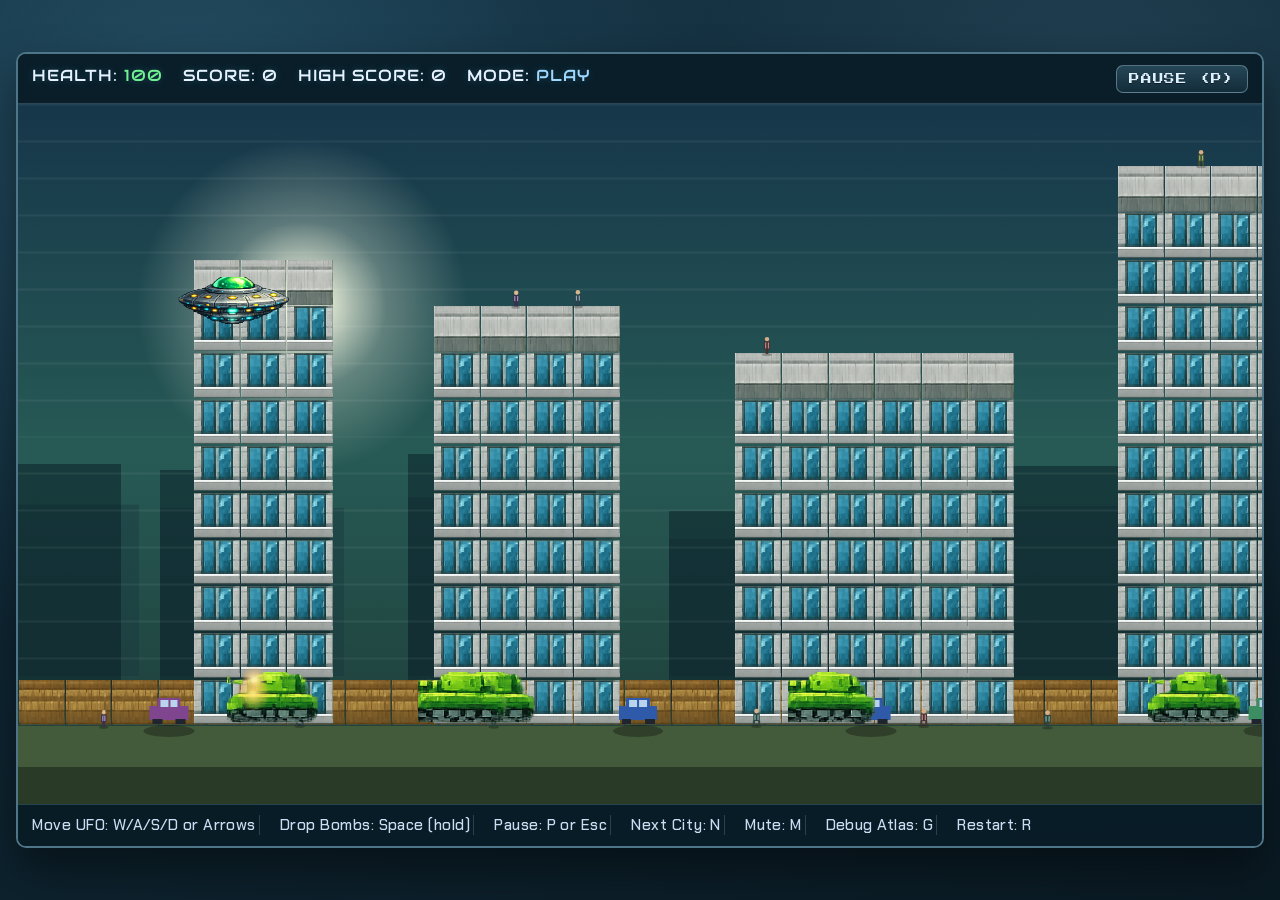
<file: alien-invasion/index.html>
<!doctype html>
<html lang="en">
<head>
  <meta charset="UTF-8" />
  <meta name="viewport" content="width=device-width, initial-scale=1.0" />
  <title>Alien Invasion</title>
  <link rel="stylesheet" href="style.css" />
</head>
<body>
  <main class="game-shell">
    <header class="hud-bar">
      <div class="hud-item">Health: <span id="healthValue">100</span></div>
      <div class="hud-item">Score: <span id="scoreValue">0</span></div>
      <div class="hud-item">High Score: <span id="highScoreValue">0</span></div>
      <div class="hud-item">Mode: <span id="statusValue">PLAY</span></div>
      <button id="pauseButton" class="hud-btn" type="button" aria-label="Pause game">Pause (P)</button>
    </header>

    <div class="canvas-wrap">
      <button id="nextCityButton" class="next-city-btn" type="button" aria-label="Start next city">Next City (N)</button>
      <canvas id="gameCanvas" width="1280" height="720" aria-label="Alien Invasion game"></canvas>
    </div>

    <div id="mobileControls" class="mobile-controls" aria-label="Mobile GameBoy controls">
      <div id="mbStickZone" class="mobile-stick-zone" aria-label="Move joystick">
        <div class="mobile-stick-base" aria-hidden="true"></div>
        <div id="mbStickKnob" class="mobile-stick-knob" aria-hidden="true"></div>
      </div>
      <button id="mbFire" class="mobile-btn fire-btn" type="button" aria-label="Fire bomb">Fire</button>
    </div>

    <footer class="help-bar">
      <span>Move UFO: W/A/S/D or Arrows</span>
      <span>Drop Bombs: Space (hold)</span>
      <span>Pause: P or Esc</span>
      <span>Next City: N</span>
      <span>Mute: M</span>
      <span>Debug Atlas: G</span>
      <span>Restart: R</span>
    </footer>
  </main>

  <script src="game.js"></script>
</body>
</html>
</file>
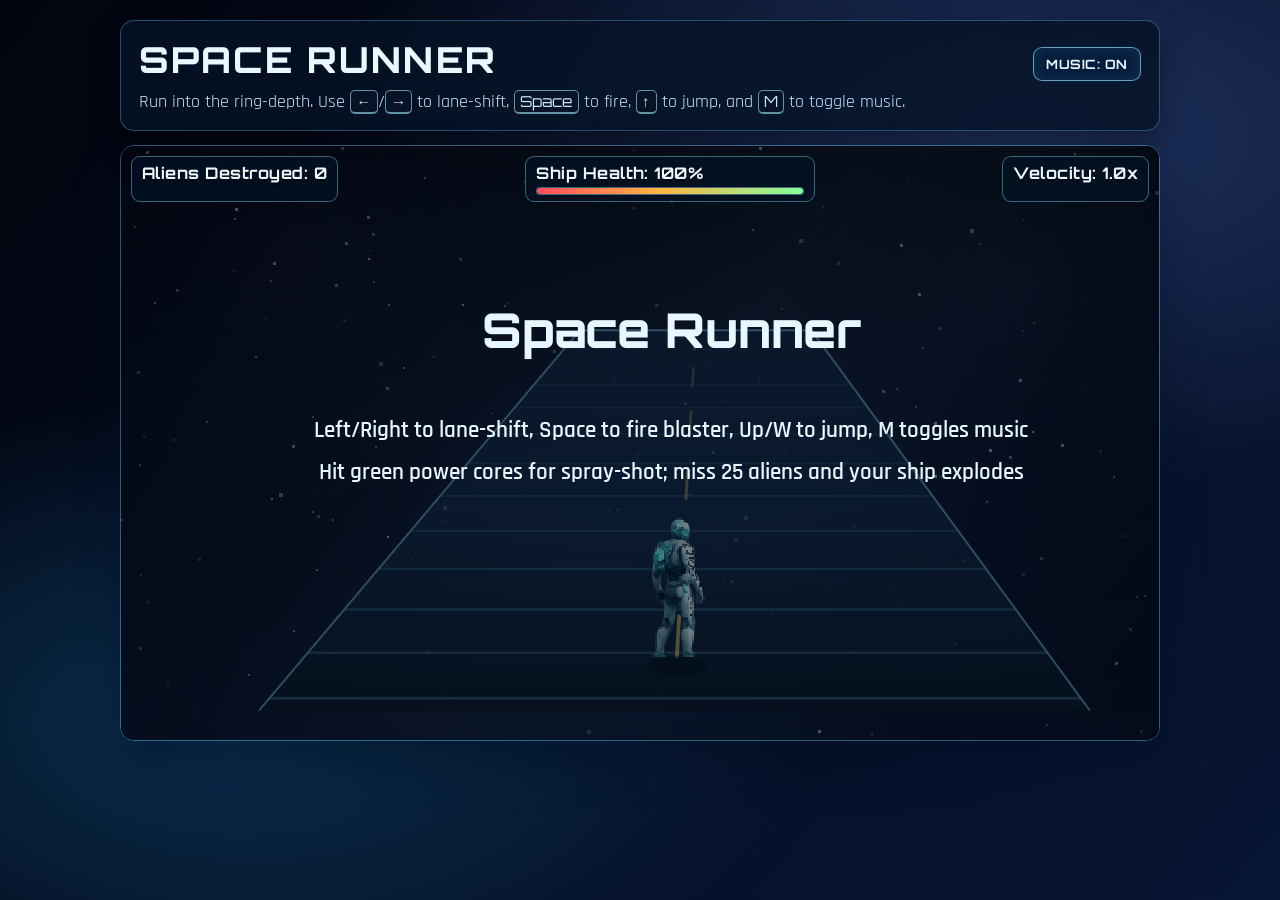
<file: infinite-runner/index.html>
<!DOCTYPE html>
<html lang="en">
  <head>
    <meta charset="UTF-8" />
    <meta name="viewport" content="width=device-width, initial-scale=1.0" />
    <title>Space Runner</title>
    <link
      rel="stylesheet"
      href="https://fonts.googleapis.com/css2?family=Orbitron:wght@500;700;800&family=Rajdhani:wght@500;600;700&display=swap"
    />
    <link rel="stylesheet" href="./styles.css?v=mobile-20260305-1" />
  </head>
  <body>
    <main class="layout">
      <header class="titlebar">
        <div class="titlebar-top">
          <h1>Space Runner</h1>
          <button id="musicToggle" type="button" class="music-toggle" aria-pressed="true">Music: On</button>
        </div>
        <p>Run into the ring-depth. Use <kbd>←</kbd>/<kbd>→</kbd> to lane-shift, <kbd>Space</kbd> to fire, <kbd>↑</kbd> to jump, and <kbd>M</kbd> to toggle music.</p>
      </header>

      <section class="mobile-status" aria-live="polite">
        <div class="mobile-stats-row">
          <span>HEALTH: <strong id="mobileHealthValue">100</strong></span>
          <span>SCORE: <strong id="mobileScoreValue">0</strong></span>
          <span>HIGH SCORE: <strong id="mobileBestValue">0</strong></span>
        </div>
        <div class="mobile-mode-row">
          <span>MODE: <strong id="mobileModeValue">READY</strong></span>
          <button id="pauseBtn" type="button" class="pause-btn">PAUSE (P)</button>
        </div>
      </section>

      <section class="game-shell" aria-label="Space Runner game board">
        <canvas id="gameCanvas" width="960" height="480"></canvas>
        <div class="hud" aria-live="polite">
          <span>Aliens Destroyed: <strong id="killsValue">0</strong></span>
          <span class="health-meter">
            Ship Health: <strong id="healthValue">100%</strong>
            <em class="health-track" aria-hidden="true"><i id="healthFill"></i></em>
          </span>
          <span>Velocity: <strong id="speedValue">1.0x</strong></span>
        </div>
      </section>

      <section class="mobile-controls" aria-label="Mobile game controls">
        <div class="arrow-controls" aria-label="Movement controls">
          <button id="leftBtn" type="button" class="arrow-btn" aria-label="Move left">←</button>
          <button id="rightBtn" type="button" class="arrow-btn" aria-label="Move right">→</button>
        </div>
        <button id="fireBtn" type="button" class="fire-btn" aria-label="Fire">FIRE</button>
      </section>
    </main>

    <script src="./game.js?v=mobile-20260305-1"></script>
  </body>
</html>
</file>
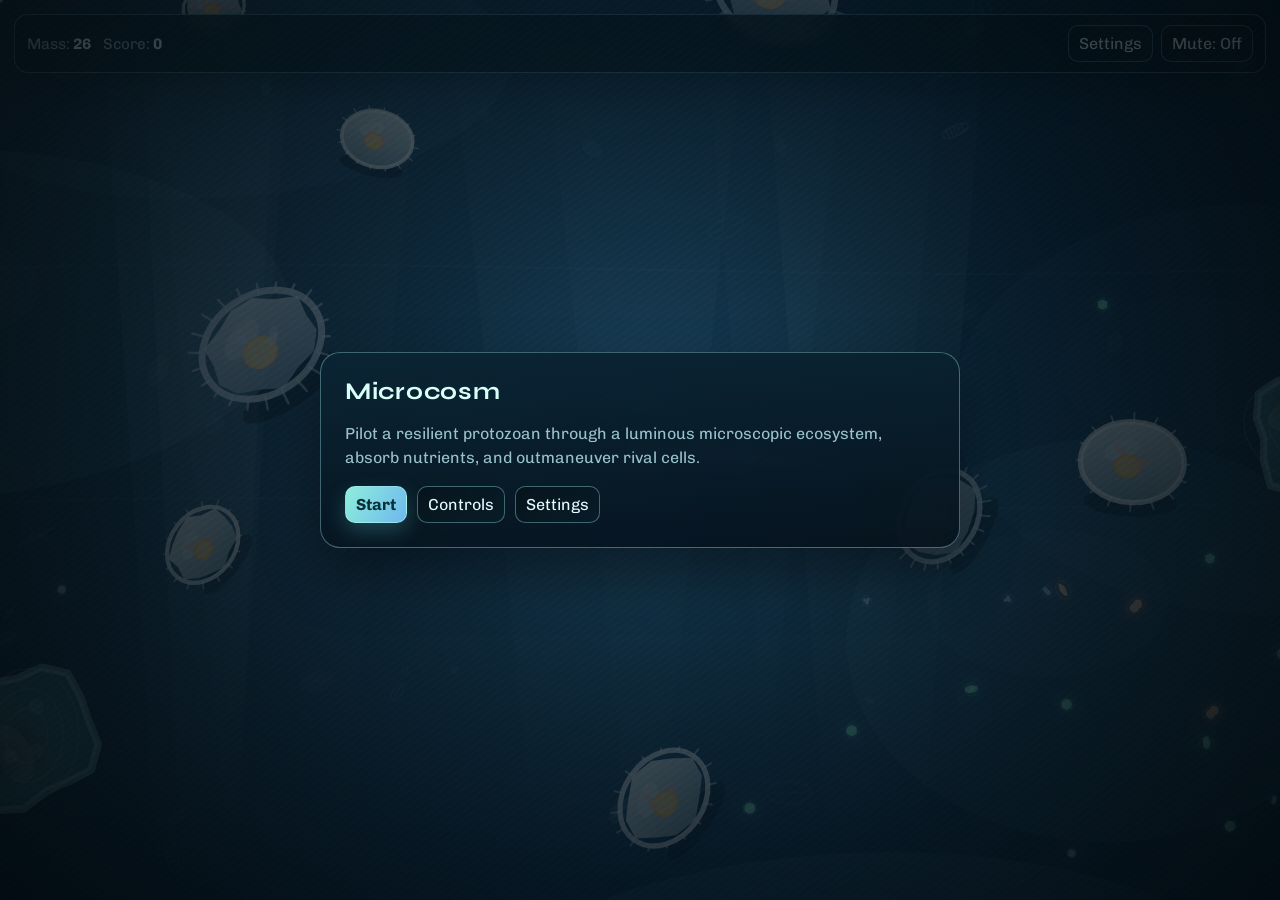
<file: microcosm/index.html>
<!DOCTYPE html>
<html lang="en">
  <head>
    <meta charset="UTF-8" />
    <meta name="viewport" content="width=device-width, initial-scale=1.0" />
    <meta
      name="description"
      content="Microcosm is a fast single-player microscopic survival arena with AI organisms and growth mechanics."
    />
    <title>Microcosm | Galaxy Mini Games</title>
    <link rel="preconnect" href="https://fonts.googleapis.com" />
    <link rel="preconnect" href="https://fonts.gstatic.com" crossorigin />
    <link
      href="https://fonts.googleapis.com/css2?family=Chivo:wght@400;600;700&family=Syne:wght@500;700;800&display=swap"
      rel="stylesheet"
    />
    <link rel="stylesheet" href="style.css" />
  </head>
  <body>
    <div class="shell">
      <canvas id="game-canvas" aria-label="Microcosm game arena"></canvas>

      <header class="hud" aria-live="polite">
        <div class="hud__stats">
          <span>Mass: <strong id="hud-size">0</strong></span>
          <span>Score: <strong id="hud-score">0</strong></span>
        </div>
        <div class="hud__actions">
          <button id="settings-toggle" type="button">Settings</button>
          <button id="mute-toggle" type="button" aria-pressed="false">Mute: Off</button>
        </div>
      </header>
      <button id="touch-boost" class="touch-boost" type="button" hidden aria-label="Boost">
        BOOST
      </button>

      <section id="start-screen" class="overlay overlay--visible" aria-labelledby="title">
        <div class="overlay__card">
          <h1 id="title">Microcosm</h1>
          <p>
            Pilot a resilient protozoan through a luminous microscopic ecosystem, absorb nutrients, and outmaneuver rival cells.
          </p>
          <div class="overlay__actions">
            <button id="play-button" class="primary" type="button">Start</button>
            <button id="controls-button" type="button">Controls</button>
            <button id="settings-button" type="button">Settings</button>
          </div>
        </div>
      </section>

      <section id="controls-panel" class="overlay overlay--panel" hidden>
        <div class="overlay__card overlay__card--narrow">
          <h2>Controls</h2>
          <ul>
            <li>Move: Mouse, invisible lower-half touchpad, or Keyboard mode in settings</li>
            <li>Keyboard mode: A/D or Left/Right to steer (relative turn)</li>
            <li>Boost: Hold Space or double-tap the lower touchpad area</li>
            <li>Pause: Escape</li>
          </ul>
          <div class="overlay__actions">
            <button data-close-panel="controls" class="primary" type="button">Back</button>
          </div>
        </div>
      </section>

      <section id="settings-panel" class="overlay overlay--panel" hidden>
        <div class="overlay__card overlay__card--narrow">
          <h2>Settings</h2>

          <label class="setting">
            <span>Control Scheme</span>
            <select id="control-select">
              <option value="mouse">Mouse</option>
              <option value="keyboard">Keyboard</option>
            </select>
          </label>

          <label class="setting">
            <span>Quality</span>
            <select id="quality-select">
              <option value="auto">Auto</option>
              <option value="high">High</option>
              <option value="low">Low</option>
            </select>
          </label>

          <label class="setting setting--row">
            <span>Mute Audio</span>
            <input id="mute-input" type="checkbox" />
          </label>

          <div class="overlay__actions">
            <button data-close-panel="settings" class="primary" type="button">Done</button>
          </div>
        </div>
      </section>

      <section id="game-over" class="overlay" hidden>
        <div class="overlay__card overlay__card--narrow">
          <h2>Membrane Rupture</h2>
          <p>Final mass: <strong id="final-size">0</strong></p>
          <p>Final score: <strong id="final-score">0</strong></p>
          <div class="overlay__actions">
            <button id="play-again" class="primary" type="button">Culture Again</button>
          </div>
        </div>
      </section>
    </div>

    <script src="game.js"></script>
  </body>
</html>
</file>
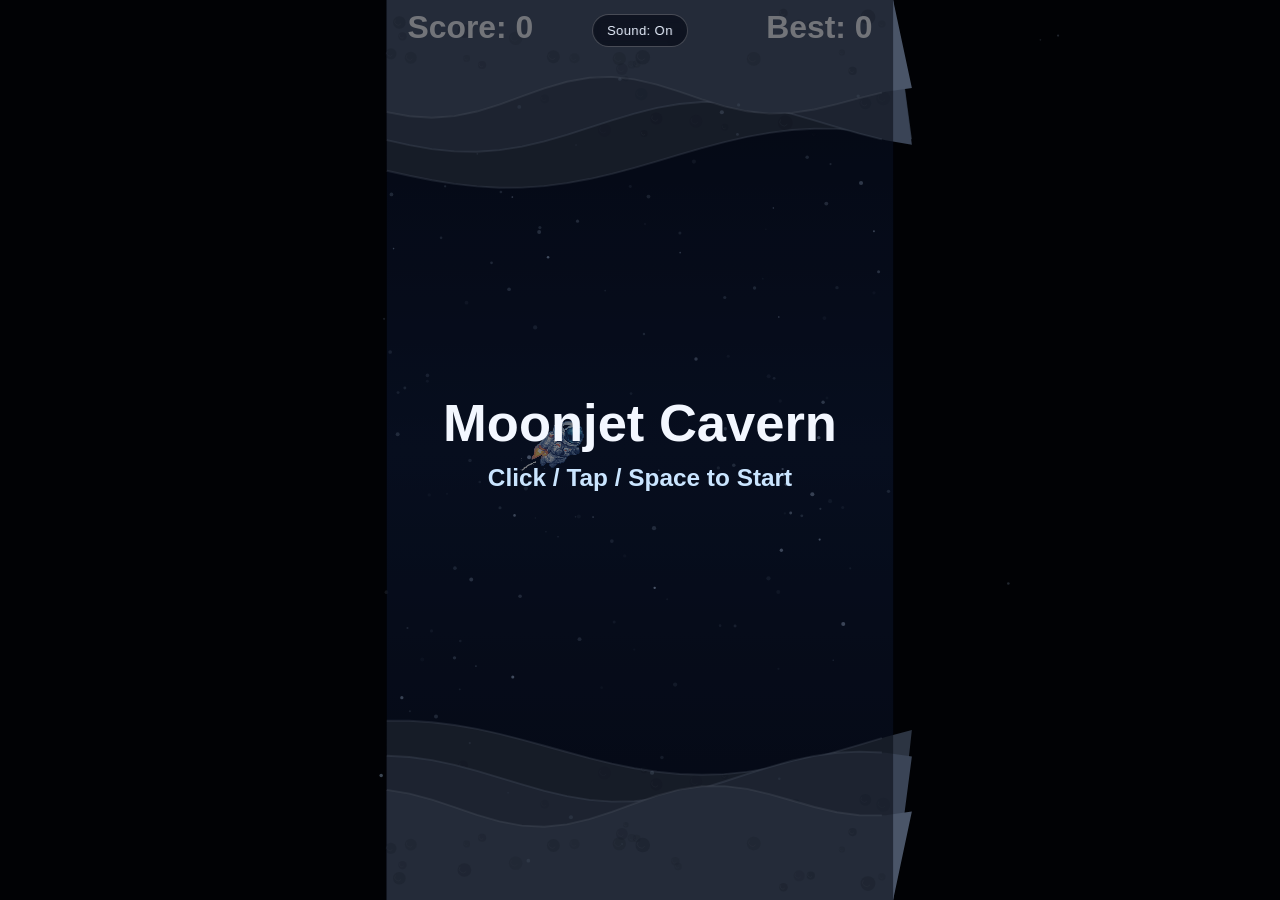
<file: moonjet-cavern/index.html>
<!doctype html>
<html lang="en">
  <head>
    <meta charset="UTF-8" />
    <meta name="viewport" content="width=device-width, initial-scale=1.0, maximum-scale=1, user-scalable=no" />
    <title>Moonjet Cavern</title>
    <style>
      :root {
        --bg-0: #03040a;
        --bg-1: #0a1124;
        --panel: rgba(8, 12, 24, 0.72);
        --ink: #e9f1ff;
        --accent: #90d7ff;
      }

      * {
        box-sizing: border-box;
      }

      html,
      body {
        margin: 0;
        width: 100%;
        height: 100%;
        overflow: hidden;
        background: radial-gradient(circle at 50% 30%, #111a33 0%, var(--bg-1) 38%, var(--bg-0) 100%);
        color: var(--ink);
        font-family: "Trebuchet MS", "Segoe UI", sans-serif;
      }

      body {
        position: relative;
        overscroll-behavior: none;
      }

      #gameCanvas {
        width: 100vw;
        height: 100vh;
        display: block;
        touch-action: none;
      }

      #muteBtn {
        position: fixed;
        top: 14px;
        left: 50%;
        transform: translateX(-50%);
        border: 1px solid rgba(255, 255, 255, 0.24);
        background: var(--panel);
        color: var(--ink);
        border-radius: 999px;
        padding: 8px 14px;
        font-size: 13px;
        letter-spacing: 0.4px;
        cursor: pointer;
        backdrop-filter: blur(4px);
        z-index: 10;
      }

      #muteBtn:active {
        transform: translateX(-50%) scale(0.97);
      }
    </style>
  </head>
  <body>
    <canvas id="gameCanvas" aria-label="Moonjet Cavern game canvas"></canvas>
    <button id="muteBtn" type="button" aria-label="Toggle sound">Sound: On</button>

    <script>
      (() => {
        "use strict";

        // Portrait-first mobile playfield.
        const BASE_WIDTH = 540;
        const BASE_HEIGHT = 960;
        const BEST_KEY = "moonjet-cavern-best";
        const ASTRONAUT_SPRITE_SRC = "assets/astronaut.png";
        // Normalized crop tuned for this sprite artwork.
        const ASTRONAUT_DEFAULT_CROP = { x: 0.27, y: 0.12, w: 0.64, h: 0.6 };

        const clamp = (value, min, max) => Math.max(min, Math.min(max, value));
        const rand = (min, max) => min + Math.random() * (max - min);

        class SoundManager {
          constructor(button) {
            this.button = button;
            this.context = null;
            this.master = null;
            this.muted = false;
            this.lastThrustTime = 0;
            this.updateButton();
          }

          updateButton() {
            this.button.textContent = this.muted ? "Sound: Off" : "Sound: On";
          }

          toggleMute() {
            this.muted = !this.muted;
            this.updateButton();
          }

          unlock() {
            if (!this.context) {
              const Ctx = window.AudioContext || window.webkitAudioContext;
              if (!Ctx) return;
              this.context = new Ctx();
              this.master = this.context.createGain();
              this.master.gain.value = 0.24;
              this.master.connect(this.context.destination);
            }
            if (this.context.state === "suspended") {
              this.context.resume();
            }
          }

          pulse(type, fromHz, toHz, duration, gainValue) {
            if (this.muted || !this.context || !this.master) return;
            const now = this.context.currentTime;
            const osc = this.context.createOscillator();
            const gain = this.context.createGain();
            osc.type = type;
            osc.frequency.setValueAtTime(fromHz, now);
            osc.frequency.exponentialRampToValueAtTime(Math.max(20, toHz), now + duration);
            gain.gain.setValueAtTime(0.0001, now);
            gain.gain.exponentialRampToValueAtTime(gainValue, now + 0.02);
            gain.gain.exponentialRampToValueAtTime(0.0001, now + duration);
            osc.connect(gain);
            gain.connect(this.master);
            osc.start(now);
            osc.stop(now + duration + 0.01);
          }

          playThrust() {
            if (!this.context) return;
            const now = this.context.currentTime;
            if (now - this.lastThrustTime < 0.045) return;
            this.lastThrustTime = now;
            this.pulse("triangle", 240, 160, 0.08, 0.12);
          }

          playScore() {
            this.pulse("sine", 720, 1180, 0.12, 0.14);
          }

          playCrash() {
            this.pulse("sawtooth", 110, 44, 0.28, 0.18);
            this.pulse("square", 65, 38, 0.24, 0.08);
          }
        }

        class Player {
          constructor() {
            this.x = BASE_WIDTH * 0.32;
            this.y = BASE_HEIGHT * 0.5;
            this.vy = 0;
            this.radius = 14;
            // Flappy-like tuning: higher gravity + fixed flap velocity.
            this.gravity = 1080;
            this.flapVelocity = -300;
            this.maxFall = 600;
            this.maxRise = -360;
            this.thrustVisual = 0;
          }

          reset() {
            this.y = BASE_HEIGHT * 0.5;
            this.vy = 0;
            this.thrustVisual = 0;
          }

          thrust() {
            // Match Flappy Bird feel: each tap sets a consistent upward kick.
            this.vy = this.flapVelocity;
            this.vy = clamp(this.vy, this.maxRise, this.maxFall);
            this.thrustVisual = 0.14;
          }

          update(dt) {
            this.vy += this.gravity * dt;
            this.vy = Math.min(this.vy, this.maxFall);
            this.y += this.vy * dt;
            this.thrustVisual = Math.max(0, this.thrustVisual - dt);
          }

          drawFallbackAstronaut(ctx) {
            ctx.fillStyle = "#5f6d8e";
            ctx.fillRect(-18, -7, 12, 14);

            ctx.fillStyle = "#f2f6ff";
            ctx.beginPath();
            const rx = -8;
            const ry = -10;
            const rw = 20;
            const rh = 20;
            const rr = 7;
            ctx.moveTo(rx + rr, ry);
            ctx.lineTo(rx + rw - rr, ry);
            ctx.quadraticCurveTo(rx + rw, ry, rx + rw, ry + rr);
            ctx.lineTo(rx + rw, ry + rh - rr);
            ctx.quadraticCurveTo(rx + rw, ry + rh, rx + rw - rr, ry + rh);
            ctx.lineTo(rx + rr, ry + rh);
            ctx.quadraticCurveTo(rx, ry + rh, rx, ry + rh - rr);
            ctx.lineTo(rx, ry + rr);
            ctx.quadraticCurveTo(rx, ry, rx + rr, ry);
            ctx.fill();

            ctx.fillStyle = "#8fd8ff";
            ctx.beginPath();
            ctx.arc(5, -1, 8, 0, Math.PI * 2);
            ctx.fill();

            ctx.strokeStyle = "rgba(255,255,255,0.75)";
            ctx.lineWidth = 1.5;
            ctx.beginPath();
            ctx.arc(5, -1, 8, 0, Math.PI * 2);
            ctx.stroke();
          }

          draw(ctx, timeSec, sprite) {
            ctx.save();
            ctx.translate(this.x, this.y);
            const tilt = clamp(this.vy / 650, -0.5, 0.75);
            ctx.rotate(tilt);

            if (this.thrustVisual > 0) {
              const flamePulse = 1 + Math.sin(timeSec * 70) * 0.2;
              const flameLen = (18 + this.thrustVisual * 80) * flamePulse;
              ctx.fillStyle = "rgba(255, 157, 49, 0.92)";
              ctx.beginPath();
              ctx.moveTo(-14, 2);
              ctx.lineTo(-26 - flameLen, 0);
              ctx.lineTo(-14, -2);
              ctx.closePath();
              ctx.fill();

              ctx.fillStyle = "rgba(255, 233, 161, 0.9)";
              ctx.beginPath();
              ctx.moveTo(-14, 1.4);
              ctx.lineTo(-22 - flameLen * 0.55, 0);
              ctx.lineTo(-14, -1.4);
              ctx.closePath();
              ctx.fill();
            }

            if (sprite && sprite.loaded && sprite.frame.sw > 8 && sprite.frame.sh > 8) {
              const frame = sprite.frame;
              const targetHeight = 54;
              const targetWidth = targetHeight * (frame.sw / frame.sh);
              const drawX = -targetWidth * 0.45;
              const drawY = -targetHeight * 0.58;
              const smoothPrev = ctx.imageSmoothingEnabled;
              ctx.imageSmoothingEnabled = false;
              ctx.drawImage(
                sprite.image,
                frame.sx,
                frame.sy,
                frame.sw,
                frame.sh,
                drawX,
                drawY,
                targetWidth,
                targetHeight
              );
              ctx.imageSmoothingEnabled = smoothPrev;
            } else {
              this.drawFallbackAstronaut(ctx);
            }

            ctx.restore();
          }
        }

        class ObstacleManager {
          constructor() {
            this.obstacles = [];
            this.currentSpeed = 165;
            this.currentGap = 290;
            this.currentSpacing = 250;
            this.nextSpawnX = BASE_WIDTH + 180;
          }

          reset() {
            this.obstacles.length = 0;
            this.currentSpeed = 165;
            this.currentGap = 290;
            this.currentSpacing = 250;
            this.nextSpawnX = BASE_WIDTH + 180;
          }

          createObstacle(x, gapH) {
            const margin = 150;
            const gapY = rand(margin, BASE_HEIGHT - margin - gapH);
            const width = rand(64, 86);
            return {
              x,
              width,
              gapY,
              gapH,
              passed: false,
              topTipX: rand(0.4, 0.6),
              botTipX: rand(0.38, 0.62),
              topShoulder: rand(14, 26),
              botShoulder: rand(14, 26),
              topChip: rand(0.08, 0.16),
              botChip: rand(0.08, 0.16),
            };
          }

          update(dt, elapsed, score, player, onPass) {
            // Gradual ramp: faster scroll and a tighter tunnel as the run continues.
            this.currentSpeed = 165 + Math.min(120, elapsed * 3.8 + score * 2.6);
            this.currentGap = 290 - Math.min(88, elapsed * 0.65 + score * 1.3);
            this.currentSpacing = 250 - Math.min(82, elapsed * 0.36 + score * 1.1);
            // Move the spawn cursor with the scrolling world, then refill ahead of view.
            this.nextSpawnX -= this.currentSpeed * dt;

            while (this.nextSpawnX < BASE_WIDTH + this.currentSpacing + 190) {
              const gapSize = this.currentGap + rand(-14, 16);
              this.obstacles.push(this.createObstacle(this.nextSpawnX, gapSize));
              this.nextSpawnX += this.currentSpacing + rand(-28, 30);
            }

            for (let i = this.obstacles.length - 1; i >= 0; i -= 1) {
              const o = this.obstacles[i];
              o.x -= this.currentSpeed * dt;
              if (!o.passed && o.x + o.width < player.x - player.radius) {
                o.passed = true;
                onPass(o);
              }
              if (o.x + o.width < -140) {
                this.obstacles.splice(i, 1);
              }
            }
          }

          collides(player) {
            for (const o of this.obstacles) {
              if (player.x + player.radius < o.x || player.x - player.radius > o.x + o.width) {
                continue;
              }
              if (player.y - player.radius < o.gapY || player.y + player.radius > o.gapY + o.gapH) {
                return true;
              }
            }
            return false;
          }

          drawTopRock(ctx, o) {
            const base = o.gapY;
            const tipX = o.x + o.width * o.topTipX;
            const leftShoulderX = o.x + o.width * 0.12;
            const rightShoulderX = o.x + o.width * 0.88;
            const chipDepth = o.topShoulder * (1 + o.topChip);

            const grad = ctx.createLinearGradient(0, 0, 0, base + 24);
            grad.addColorStop(0, "#7788a1");
            grad.addColorStop(0.55, "#5a6780");
            grad.addColorStop(1, "#3d485e");
            ctx.fillStyle = grad;
            ctx.beginPath();
            ctx.moveTo(o.x, 0);
            ctx.lineTo(o.x + o.width, 0);
            ctx.lineTo(rightShoulderX, base - o.topShoulder * 0.85);
            ctx.lineTo(tipX + o.width * 0.08, base - o.topShoulder * 0.25);
            ctx.lineTo(tipX, base);
            ctx.lineTo(tipX - o.width * 0.08, base - chipDepth * 0.25);
            ctx.lineTo(leftShoulderX, base - chipDepth);
            ctx.closePath();
            ctx.fill();

            ctx.strokeStyle = "rgba(223, 235, 255, 0.28)";
            ctx.lineWidth = 1.6;
            ctx.beginPath();
            ctx.moveTo(leftShoulderX + 3, base - chipDepth + 2);
            ctx.lineTo(tipX, base - 2);
            ctx.lineTo(rightShoulderX - 3, base - o.topShoulder * 0.85 + 3);
            ctx.stroke();

            ctx.strokeStyle = "rgba(21, 31, 46, 0.45)";
            ctx.lineWidth = 1.2;
            ctx.beginPath();
            ctx.moveTo(tipX - o.width * 0.03, base - 1);
            ctx.lineTo(tipX - o.width * 0.08, base - o.topShoulder * 0.52);
            ctx.moveTo(tipX + o.width * 0.02, base - 2);
            ctx.lineTo(tipX + o.width * 0.11, base - o.topShoulder * 0.6);
            ctx.stroke();
          }

          drawBottomRock(ctx, o) {
            const base = o.gapY + o.gapH;
            const tipX = o.x + o.width * o.botTipX;
            const leftShoulderX = o.x + o.width * 0.14;
            const rightShoulderX = o.x + o.width * 0.86;
            const chipDepth = o.botShoulder * (1 + o.botChip);

            const grad = ctx.createLinearGradient(0, base - 20, 0, BASE_HEIGHT);
            grad.addColorStop(0, "#6e7e95");
            grad.addColorStop(0.55, "#4f5c74");
            grad.addColorStop(1, "#384359");
            ctx.fillStyle = grad;
            ctx.beginPath();
            ctx.moveTo(o.x, BASE_HEIGHT);
            ctx.lineTo(o.x + o.width, BASE_HEIGHT);
            ctx.lineTo(rightShoulderX, base + o.botShoulder * 0.9);
            ctx.lineTo(tipX + o.width * 0.08, base + chipDepth * 0.26);
            ctx.lineTo(tipX, base);
            ctx.lineTo(tipX - o.width * 0.07, base + o.botShoulder * 0.26);
            ctx.lineTo(leftShoulderX, base + chipDepth);
            ctx.closePath();
            ctx.fill();

            ctx.strokeStyle = "rgba(223, 235, 255, 0.24)";
            ctx.lineWidth = 1.6;
            ctx.beginPath();
            ctx.moveTo(leftShoulderX + 3, base + chipDepth - 2);
            ctx.lineTo(tipX, base + 2);
            ctx.lineTo(rightShoulderX - 3, base + o.botShoulder * 0.9 - 3);
            ctx.stroke();

            ctx.strokeStyle = "rgba(21, 31, 46, 0.44)";
            ctx.lineWidth = 1.2;
            ctx.beginPath();
            ctx.moveTo(tipX + o.width * 0.03, base + 2);
            ctx.lineTo(tipX + o.width * 0.11, base + o.botShoulder * 0.58);
            ctx.moveTo(tipX - o.width * 0.02, base + 1);
            ctx.lineTo(tipX - o.width * 0.09, base + chipDepth * 0.54);
            ctx.stroke();
          }

          draw(ctx) {
            for (const o of this.obstacles) {
              this.drawTopRock(ctx, o);
              this.drawBottomRock(ctx, o);

              ctx.strokeStyle = "rgba(142, 164, 196, 0.22)";
              ctx.lineWidth = 1;
              ctx.beginPath();
              ctx.moveTo(o.x + o.width * 0.25, 0);
              ctx.lineTo(o.x + o.width * 0.34, o.gapY - o.topShoulder * 0.4);
              ctx.moveTo(o.x + o.width * 0.7, BASE_HEIGHT);
              ctx.lineTo(o.x + o.width * 0.58, o.gapY + o.gapH + o.botShoulder * 0.34);
              ctx.stroke();
            }
          }
        }

        class Particles {
          constructor() {
            this.dust = [];
            this.bursts = [];
            this.time = 0;
          }

          reset() {
            this.time = 0;
            this.bursts.length = 0;
            this.dust = Array.from({ length: 68 }, () => ({
              x: rand(0, BASE_WIDTH),
              y: rand(24, BASE_HEIGHT - 24),
              r: rand(0.8, 2.3),
              vx: rand(8, 42),
              alpha: rand(0.08, 0.35),
              sway: rand(0.8, 2.2),
            }));
          }

          spawnPassBurst(x, y) {
            for (let i = 0; i < 12; i += 1) {
              this.bursts.push({
                x,
                y,
                vx: rand(-110, 40),
                vy: rand(-70, 70),
                life: rand(0.28, 0.46),
                maxLife: rand(0.28, 0.46),
                size: rand(1.8, 3.6),
                color: i % 2 ? "#9ae8ff" : "#fff3c4",
              });
            }
          }

          spawnCrashBurst(x, y) {
            for (let i = 0; i < 28; i += 1) {
              this.bursts.push({
                x,
                y,
                vx: rand(-180, 120),
                vy: rand(-180, 180),
                life: rand(0.45, 0.85),
                maxLife: rand(0.45, 0.85),
                size: rand(2.2, 5),
                color: i % 3 ? "#ff9d4f" : "#ffe6b4",
              });
            }
          }

          update(dt, scrollSpeed) {
            this.time += dt;
            for (const d of this.dust) {
              d.x -= (d.vx + scrollSpeed * 0.08) * dt;
              d.y += Math.sin(this.time * d.sway + d.x * 0.015) * dt * 8;
              if (d.x < -20) {
                d.x = BASE_WIDTH + rand(0, 220);
                d.y = rand(22, BASE_HEIGHT - 22);
              }
              if (d.y < 16) d.y = 16;
              if (d.y > BASE_HEIGHT - 16) d.y = BASE_HEIGHT - 16;
            }

            for (let i = this.bursts.length - 1; i >= 0; i -= 1) {
              const p = this.bursts[i];
              p.life -= dt;
              if (p.life <= 0) {
                this.bursts.splice(i, 1);
                continue;
              }
              p.x += p.vx * dt;
              p.y += p.vy * dt;
              p.vx *= 0.985;
              p.vy *= 0.982;
            }
          }

          draw(ctx) {
            for (const d of this.dust) {
              ctx.fillStyle = `rgba(195, 223, 255, ${d.alpha})`;
              ctx.beginPath();
              ctx.arc(d.x, d.y, d.r, 0, Math.PI * 2);
              ctx.fill();
            }

            for (const p of this.bursts) {
              const a = clamp(p.life / p.maxLife, 0, 1);
              ctx.fillStyle = p.color;
              ctx.globalAlpha = a;
              ctx.beginPath();
              ctx.arc(p.x, p.y, p.size * a, 0, Math.PI * 2);
              ctx.fill();
            }
            ctx.globalAlpha = 1;
          }
        }

        class UI {
          draw(ctx, state, score, best) {
            ctx.fillStyle = "rgba(255,255,255,0.94)";
            ctx.font = "700 34px Trebuchet MS, sans-serif";
            ctx.textAlign = "left";
            ctx.fillText(`Score: ${score}`, 22, 40);

            ctx.textAlign = "right";
            ctx.fillText(`Best: ${best}`, BASE_WIDTH - 22, 40);

            if (state === "idle") {
              this.drawOverlay(ctx, "Moonjet Cavern", "Click / Tap / Space to Start");
            } else if (state === "gameover") {
              this.drawOverlay(ctx, "Game Over", "Click / Tap / Space to Restart");
            }
          }

          drawOverlay(ctx, title, subtitle) {
            ctx.fillStyle = "rgba(4, 8, 17, 0.54)";
            ctx.fillRect(0, 0, BASE_WIDTH, BASE_HEIGHT);

            ctx.fillStyle = "#f3f7ff";
            ctx.textAlign = "center";
            ctx.font = "700 56px Trebuchet MS, sans-serif";
            ctx.fillText(title, BASE_WIDTH / 2, BASE_HEIGHT / 2 - 10);

            ctx.font = "600 26px Trebuchet MS, sans-serif";
            ctx.fillStyle = "#cae5ff";
            ctx.fillText(subtitle, BASE_WIDTH / 2, BASE_HEIGHT / 2 + 38);
          }
        }

        class ParallaxCave {
          constructor() {
            this.layers = [
              { speed: 0.12, topBase: 172, bottomBase: 168, amp: 26, freq: 0.01, color: "#2c3442", edge: "rgba(161,177,201,0.28)", offset: 0 },
              { speed: 0.22, topBase: 138, bottomBase: 134, amp: 22, freq: 0.013, color: "#3a4456", edge: "rgba(188,204,228,0.24)", offset: 0 },
              { speed: 0.34, topBase: 106, bottomBase: 102, amp: 18, freq: 0.018, color: "#4a5568", edge: "rgba(219,229,245,0.2)", offset: 0 },
            ];
            this.features = this.layers.map(() =>
              Array.from({ length: 26 }, () => ({
                x: rand(0, BASE_WIDTH),
                y: rand(0.08, 0.92),
                r: rand(2, 8),
                a: rand(0.08, 0.22),
              }))
            );
          }

          reset() {
            for (const layer of this.layers) {
              layer.offset = 0;
            }
          }

          update(dt, speed) {
            for (const layer of this.layers) {
              layer.offset += speed * layer.speed * dt;
            }
          }

          edgeY(layer, x, top) {
            if (top) {
              return (
                layer.topBase +
                Math.sin((x + layer.offset) * layer.freq) * layer.amp +
                Math.sin((x + layer.offset) * layer.freq * 0.46 + 2.2) * layer.amp * 0.36
              );
            }
            return (
              BASE_HEIGHT -
              (layer.bottomBase +
                Math.sin((x + layer.offset * 0.94) * layer.freq + 1.2) * layer.amp +
                Math.sin((x + layer.offset * 0.9) * layer.freq * 0.49 + 3.3) * layer.amp * 0.34)
            );
          }

          drawEdgePath(ctx, layer, top) {
            const step = 28;
            if (top) {
              ctx.beginPath();
              ctx.moveTo(0, 0);
              for (let x = 0; x <= BASE_WIDTH + step; x += step) {
                ctx.lineTo(x, this.edgeY(layer, x, true));
              }
              ctx.lineTo(BASE_WIDTH, 0);
              ctx.closePath();
            } else {
              ctx.beginPath();
              ctx.moveTo(0, BASE_HEIGHT);
              for (let x = 0; x <= BASE_WIDTH + step; x += step) {
                ctx.lineTo(x, this.edgeY(layer, x, false));
              }
              ctx.lineTo(BASE_WIDTH, BASE_HEIGHT);
              ctx.closePath();
            }
            ctx.fill();
          }

          drawFeatureLayer(ctx, layer, featureSet, top) {
            for (const f of featureSet) {
              let x = f.x - layer.offset * layer.speed * 0.22;
              while (x < -20) x += BASE_WIDTH + 40;
              while (x > BASE_WIDTH + 20) x -= BASE_WIDTH + 40;
              const baseDepth = top ? layer.topBase : layer.bottomBase;
              const y = top ? 6 + f.y * Math.max(8, baseDepth - 18) : BASE_HEIGHT - (6 + f.y * Math.max(8, baseDepth - 18));
              ctx.fillStyle = `rgba(22, 28, 39, ${f.a})`;
              ctx.beginPath();
              ctx.arc(x, y, f.r, 0, Math.PI * 2);
              ctx.fill();

              ctx.strokeStyle = `rgba(209, 220, 240, ${f.a * 0.38})`;
              ctx.lineWidth = 1;
              ctx.beginPath();
              ctx.arc(x - f.r * 0.18, y - f.r * 0.14, f.r * 0.56, Math.PI * 0.2, Math.PI * 1.2);
              ctx.stroke();
            }
          }

          draw(ctx) {
            for (let i = 0; i < this.layers.length; i += 1) {
              const layer = this.layers[i];
              ctx.fillStyle = layer.color;
              this.drawEdgePath(ctx, layer, true);
              this.drawEdgePath(ctx, layer, false);

              this.drawFeatureLayer(ctx, layer, this.features[i], true);
              this.drawFeatureLayer(ctx, layer, this.features[i], false);

              ctx.strokeStyle = layer.edge;
              ctx.lineWidth = 2;
              ctx.beginPath();
              for (let x = 0; x <= BASE_WIDTH; x += 24) {
                const y = this.edgeY(layer, x, true);
                if (x === 0) ctx.moveTo(x, y);
                else ctx.lineTo(x, y);
              }
              ctx.stroke();

              ctx.beginPath();
              for (let x = 0; x <= BASE_WIDTH; x += 24) {
                const y = this.edgeY(layer, x, false);
                if (x === 0) ctx.moveTo(x, y);
                else ctx.lineTo(x, y);
              }
              ctx.stroke();
            }
          }
        }

        class Game {
          constructor(canvas, muteBtn) {
            this.canvas = canvas;
            this.ctx = canvas.getContext("2d");
            this.sound = new SoundManager(muteBtn);
            this.player = new Player();
            this.obstacles = new ObstacleManager();
            this.particles = new Particles();
            this.ui = new UI();
            this.parallax = new ParallaxCave();
            this.astronautSprite = {
              image: new Image(),
              loaded: false,
              frame: { sx: 0, sy: 0, sw: 256, sh: 256 },
            };
            this.loadAstronautSprite();

            this.starfield = Array.from({ length: 110 }, () => ({
              x: rand(0, BASE_WIDTH),
              y: rand(0, BASE_HEIGHT),
              size: rand(0.8, 2.2),
              alpha: rand(0.2, 0.9),
              twinkle: rand(2, 9),
            }));

            this.state = "idle";
            this.score = 0;
            this.best = Number.parseInt(localStorage.getItem(BEST_KEY) || "0", 10) || 0;
            this.elapsed = 0;
            this.lastTime = 0;
            this.shakeTimer = 0;
            this.shakePower = 0;
            this.topLimit = 12;
            this.bottomLimit = 12;

            this.view = {
              dpr: 1,
              cssW: 1,
              cssH: 1,
              scale: 1,
              offsetX: 0,
              offsetY: 0,
            };

            this.resize = this.resize.bind(this);
            this.frame = this.frame.bind(this);

            this.setupInput(muteBtn);
            this.resize();
            this.resetWorld();
            requestAnimationFrame(this.frame);
          }

          loadAstronautSprite() {
            const image = this.astronautSprite.image;
            image.addEventListener("load", () => {
              this.astronautSprite.loaded = true;
              const w = image.naturalWidth || image.width;
              const h = image.naturalHeight || image.height;
              let frame = this.defaultSpriteFrame(w || 1024, h || 1024);
              // Some browsers/file:// contexts can block pixel reads; keep sprite visible either way.
              try {
                frame = this.computeSpriteFrame(image);
              } catch (error) {
                frame = this.defaultSpriteFrame(w || 1024, h || 1024);
              }
              this.astronautSprite.frame = frame;
            });
            image.addEventListener("error", () => {
              this.astronautSprite.loaded = false;
            });
            image.src = ASTRONAUT_SPRITE_SRC;
          }

          defaultSpriteFrame(w, h) {
            return {
              sx: Math.floor(w * ASTRONAUT_DEFAULT_CROP.x),
              sy: Math.floor(h * ASTRONAUT_DEFAULT_CROP.y),
              sw: Math.floor(w * ASTRONAUT_DEFAULT_CROP.w),
              sh: Math.floor(h * ASTRONAUT_DEFAULT_CROP.h),
            };
          }

          computeSpriteFrame(image) {
            const w = image.naturalWidth || image.width;
            const h = image.naturalHeight || image.height;
            if (!w || !h) return this.defaultSpriteFrame(1024, 1024);

            const offscreen = document.createElement("canvas");
            offscreen.width = w;
            offscreen.height = h;
            const offctx = offscreen.getContext("2d", { willReadFrequently: true });
            if (!offctx) return this.defaultSpriteFrame(w, h);

            offctx.drawImage(image, 0, 0);
            const data = offctx.getImageData(0, 0, w, h).data;

            let minX = w;
            let minY = h;
            let maxX = -1;
            let maxY = -1;
            // Ignore faint glow pixels so the visible sprite anchor stays consistent.
            const alphaThreshold = 140;

            for (let y = 0; y < h; y += 1) {
              for (let x = 0; x < w; x += 1) {
                const alpha = data[(y * w + x) * 4 + 3];
                if (alpha < alphaThreshold) continue;
                if (x < minX) minX = x;
                if (y < minY) minY = y;
                if (x > maxX) maxX = x;
                if (y > maxY) maxY = y;
              }
            }

            if (maxX < minX || maxY < minY) {
              return this.defaultSpriteFrame(w, h);
            }

            const pad = 8;
            minX = Math.max(0, minX - pad);
            minY = Math.max(0, minY - pad);
            maxX = Math.min(w - 1, maxX + pad);
            maxY = Math.min(h - 1, maxY + pad);

            const frame = {
              sx: minX,
              sy: minY,
              sw: maxX - minX + 1,
              sh: maxY - minY + 1,
            };

            // If crop still looks like the full source, use the tuned default crop.
            const fullArea = w * h;
            const frameArea = frame.sw * frame.sh;
            if (frameArea > fullArea * 0.74) {
              return this.defaultSpriteFrame(w, h);
            }
            return frame;
          }

          setupInput(muteBtn) {
            const trigger = (event) => {
              event.preventDefault();
              this.sound.unlock();
              if (this.state !== "running") {
                this.startRun();
              }
              this.player.thrust();
              this.sound.playThrust();
            };

            this.canvas.addEventListener("pointerdown", trigger, { passive: false });
            this.canvas.addEventListener("touchmove", (event) => event.preventDefault(), { passive: false });
            this.canvas.addEventListener("touchstart", (event) => event.preventDefault(), { passive: false });

            window.addEventListener("keydown", (event) => {
              if (event.repeat) return;
              if (event.code !== "Space") return;
              trigger(event);
            });

            muteBtn.addEventListener("click", (event) => {
              event.preventDefault();
              this.sound.toggleMute();
            });

            window.addEventListener("resize", this.resize);
          }

          resetWorld() {
            this.player.reset();
            this.obstacles.reset();
            this.particles.reset();
            this.parallax.reset();
            this.elapsed = 0;
            this.score = 0;
            this.shakeTimer = 0;
            this.shakePower = 0;
          }

          startRun() {
            this.resetWorld();
            this.state = "running";
          }

          crash() {
            if (this.state !== "running") return;
            this.state = "gameover";
            this.shakeTimer = 0.22;
            this.shakePower = 10;
            this.sound.playCrash();
            this.particles.spawnCrashBurst(this.player.x, this.player.y);
            if (this.score > this.best) {
              this.best = this.score;
              localStorage.setItem(BEST_KEY, String(this.best));
            }
          }

          onPassObstacle(obstacle) {
            this.score += 1;
            this.sound.playScore();
            this.particles.spawnPassBurst(obstacle.x + obstacle.width * 0.5, obstacle.gapY + obstacle.gapH * 0.5);
          }

          update(dt) {
            // Clamp delta to keep physics stable across tab switches / frame drops.
            const safeDt = Math.min(0.033, dt);
            const driftSpeed = this.state === "running" ? this.obstacles.currentSpeed : 80;
            this.particles.update(safeDt, driftSpeed);
            this.parallax.update(safeDt, driftSpeed);
            if (this.shakeTimer > 0) {
              this.shakeTimer = Math.max(0, this.shakeTimer - safeDt);
            }

            if (this.state !== "running") {
              return;
            }

            this.elapsed += safeDt;
            this.player.update(safeDt);

            this.obstacles.update(safeDt, this.elapsed, this.score, this.player, (o) => this.onPassObstacle(o));

            const hitWall =
              this.player.y - this.player.radius < this.topLimit ||
              this.player.y + this.player.radius > BASE_HEIGHT - this.bottomLimit;

            if (hitWall || this.obstacles.collides(this.player)) {
              this.crash();
            }
          }

          drawBackground(timeSec) {
            const { ctx } = this;
            const grad = ctx.createLinearGradient(0, 0, 0, BASE_HEIGHT);
            grad.addColorStop(0, "#050915");
            grad.addColorStop(0.5, "#0a152e");
            grad.addColorStop(1, "#060b18");
            ctx.fillStyle = grad;
            ctx.fillRect(0, 0, BASE_WIDTH, BASE_HEIGHT);

            for (const star of this.starfield) {
              const pulse = 0.6 + 0.4 * Math.sin(timeSec * star.twinkle + star.x * 0.03);
              ctx.fillStyle = `rgba(197,220,255,${star.alpha * pulse})`;
              ctx.beginPath();
              ctx.arc(star.x, star.y, star.size, 0, Math.PI * 2);
              ctx.fill();
            }
          }

          resize() {
            const dpr = Math.min(window.devicePixelRatio || 1, 2);
            const cssW = window.innerWidth;
            const cssH = window.innerHeight;
            this.canvas.width = Math.floor(cssW * dpr);
            this.canvas.height = Math.floor(cssH * dpr);
            this.canvas.style.width = `${cssW}px`;
            this.canvas.style.height = `${cssH}px`;

            // Keep a fixed internal world while scaling with letterboxing.
            const scale = Math.min(cssW / BASE_WIDTH, cssH / BASE_HEIGHT);
            this.view.dpr = dpr;
            this.view.cssW = cssW;
            this.view.cssH = cssH;
            this.view.scale = scale;
            this.view.offsetX = (cssW - BASE_WIDTH * scale) * 0.5;
            this.view.offsetY = (cssH - BASE_HEIGHT * scale) * 0.5;
          }

          frame(timestampMs) {
            if (!this.lastTime) this.lastTime = timestampMs;
            const dt = (timestampMs - this.lastTime) / 1000;
            this.lastTime = timestampMs;
            this.update(dt);
            this.render(timestampMs / 1000);
            requestAnimationFrame(this.frame);
          }

          render(timeSec) {
            const { ctx, view } = this;
            ctx.setTransform(view.dpr, 0, 0, view.dpr, 0, 0);
            ctx.clearRect(0, 0, view.cssW, view.cssH);
            ctx.fillStyle = "#010205";
            ctx.fillRect(0, 0, view.cssW, view.cssH);

            ctx.save();
            ctx.translate(view.offsetX, view.offsetY);
            ctx.scale(view.scale, view.scale);

            if (this.shakeTimer > 0) {
              const strength = this.shakePower * (this.shakeTimer / 0.22);
              const dx = rand(-1, 1) * strength;
              const dy = rand(-1, 1) * strength;
              ctx.translate(dx, dy);
            }

            this.drawBackground(timeSec);
            this.parallax.draw(ctx);
            this.particles.draw(ctx);
            this.obstacles.draw(ctx);
            this.player.draw(ctx, timeSec, this.astronautSprite);
            this.ui.draw(ctx, this.state, this.score, this.best);

            ctx.restore();
          }
        }

        const canvas = document.getElementById("gameCanvas");
        const muteBtn = document.getElementById("muteBtn");
        new Game(canvas, muteBtn);
      })();
    </script>
  </body>
</html>
</file>
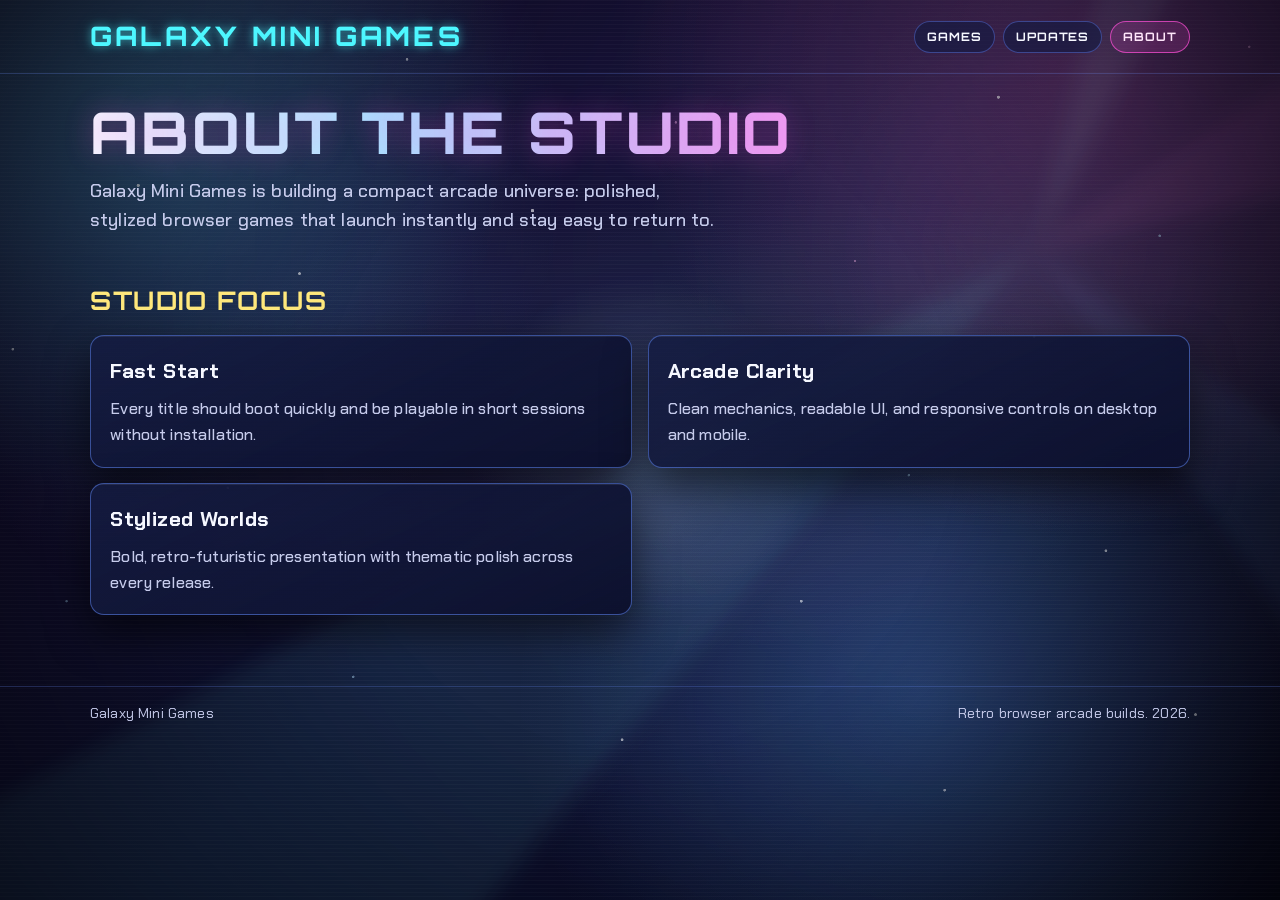
<file: about.html>
<!DOCTYPE html>
<html lang="en">
  <head>
    <meta charset="UTF-8" />
    <meta name="viewport" content="width=device-width, initial-scale=1.0" />
    <meta
      name="description"
      content="Learn about Galaxy Mini Games, an indie-style browser mini game studio focused on compact, replayable game experiences."
    />
    <title>Galaxy Mini Games | About</title>
    <link rel="preconnect" href="https://fonts.googleapis.com" />
    <link rel="preconnect" href="https://fonts.gstatic.com" crossorigin />
    <link
      href="https://fonts.googleapis.com/css2?family=Chakra+Petch:wght@400;500;600;700&family=Orbitron:wght@500;700;800&display=swap"
      rel="stylesheet"
    />
    <link rel="stylesheet" href="css/styles.css" />
    <script src="js/analytics.js" defer></script>
  </head>
  <body data-page="about">
    <div class="page-glow" aria-hidden="true"></div>
    <header class="site-header" data-site-header></header>

    <main class="page-main">
      <section class="page-intro" aria-labelledby="about-title">
        <div class="container">
          <h1 id="about-title">About The Studio</h1>
          <p>
            Galaxy Mini Games is building a compact arcade universe: polished,
            stylized browser games that launch instantly and stay easy to return
            to.
          </p>
        </div>
      </section>

      <section class="about" aria-labelledby="about-values-title">
        <div class="container">
          <h2 id="about-values-title">Studio Focus</h2>
          <div class="about-grid">
            <article class="about-card">
              <h3>Fast Start</h3>
              <p>
                Every title should boot quickly and be playable in short sessions
                without installation.
              </p>
            </article>
            <article class="about-card">
              <h3>Arcade Clarity</h3>
              <p>
                Clean mechanics, readable UI, and responsive controls on desktop
                and mobile.
              </p>
            </article>
            <article class="about-card">
              <h3>Stylized Worlds</h3>
              <p>
                Bold, retro-futuristic presentation with thematic polish across
                every release.
              </p>
            </article>
          </div>
        </div>
      </section>
    </main>

    <footer class="site-footer" data-site-footer></footer>

    <script src="js/site-shell.js" defer></script>
  </body>
</html>
</file>
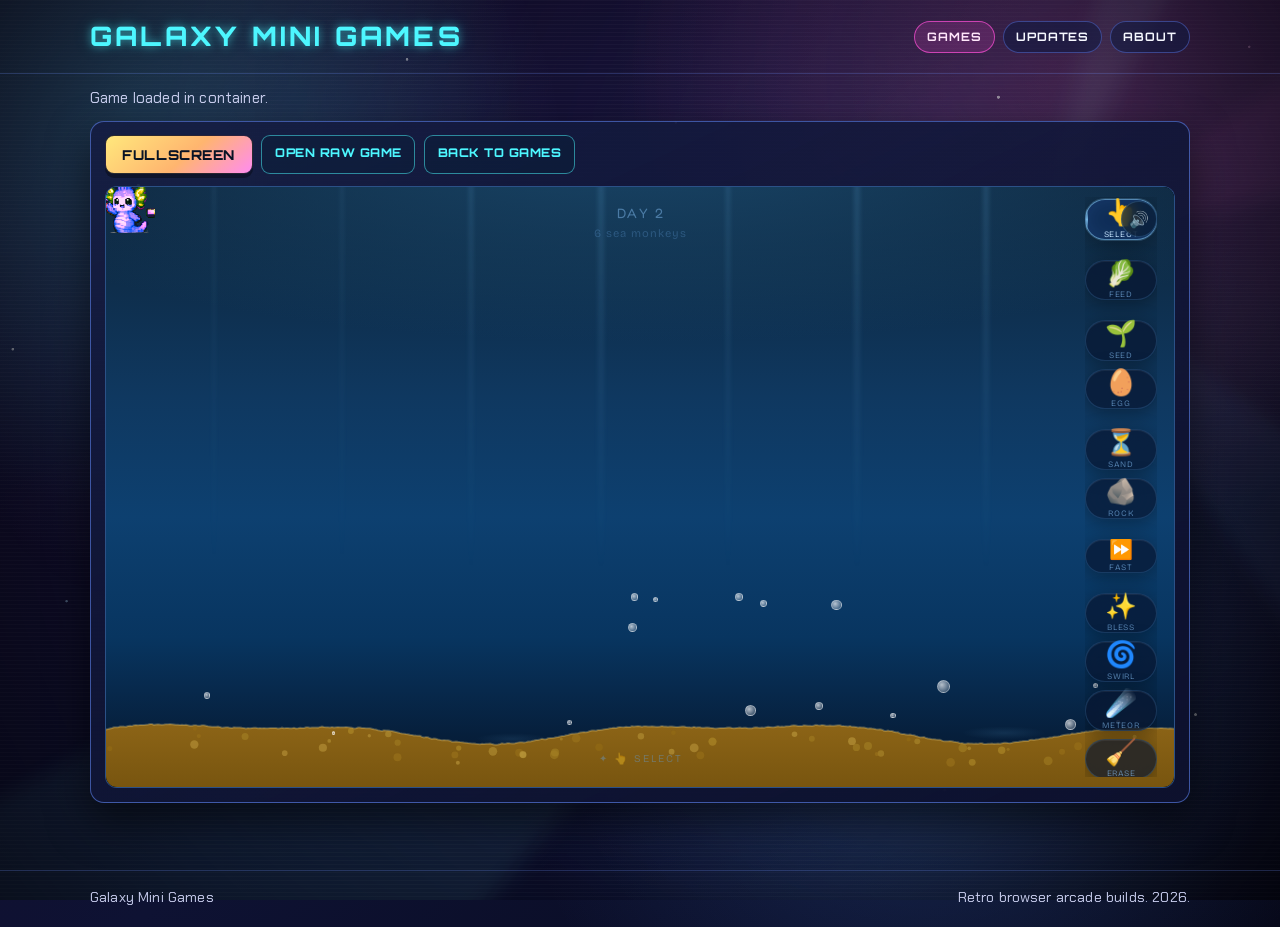
<file: play.html>
<!DOCTYPE html>
<html lang="en">
  <head>
    <meta charset="UTF-8" />
    <meta name="viewport" content="width=device-width, initial-scale=1.0" />
    <meta
      name="description"
      content="Play Galaxy Mini Games titles in an embedded player with optional fullscreen mode."
    />
    <title>Galaxy Mini Games | Play</title>
    <link rel="preconnect" href="https://fonts.googleapis.com" />
    <link rel="preconnect" href="https://fonts.gstatic.com" crossorigin />
    <link
      href="https://fonts.googleapis.com/css2?family=Chakra+Petch:wght@400;500;600;700&family=Orbitron:wght@500;700;800&display=swap"
      rel="stylesheet"
    />
    <link rel="stylesheet" href="css/styles.css" />
    <script src="js/analytics.js" defer></script>
  </head>
  <body data-page="games">
    <div class="page-glow" aria-hidden="true"></div>
    <header class="site-header" data-site-header></header>

    <main class="page-main page-main--player">
      <section class="player-stage" aria-label="Player">
        <div class="container">
          <p class="status-message" data-play-status>Loading game player...</p>

          <div class="player-shell" data-play-shell>
            <div class="player-controls">
              <button class="play-button" type="button" data-fullscreen-btn>
                Fullscreen
              </button>
              <a class="text-link" href="#" data-open-direct target="_blank" rel="noopener">
                Open Raw Game
              </a>
              <a class="text-link" href="index.html">Back to Games</a>
            </div>
            <div class="player-frame-wrap">
              <iframe
                class="player-frame"
                data-game-frame
                title="Game player"
                allowfullscreen
                loading="lazy"
              ></iframe>
            </div>
          </div>
        </div>
      </section>
    </main>

    <footer class="site-footer" data-site-footer></footer>

    <script src="js/site-shell.js" defer></script>
    <script src="js/data-loader.js" defer></script>
    <script src="js/play.js" defer></script>
  </body>
</html>
</file>
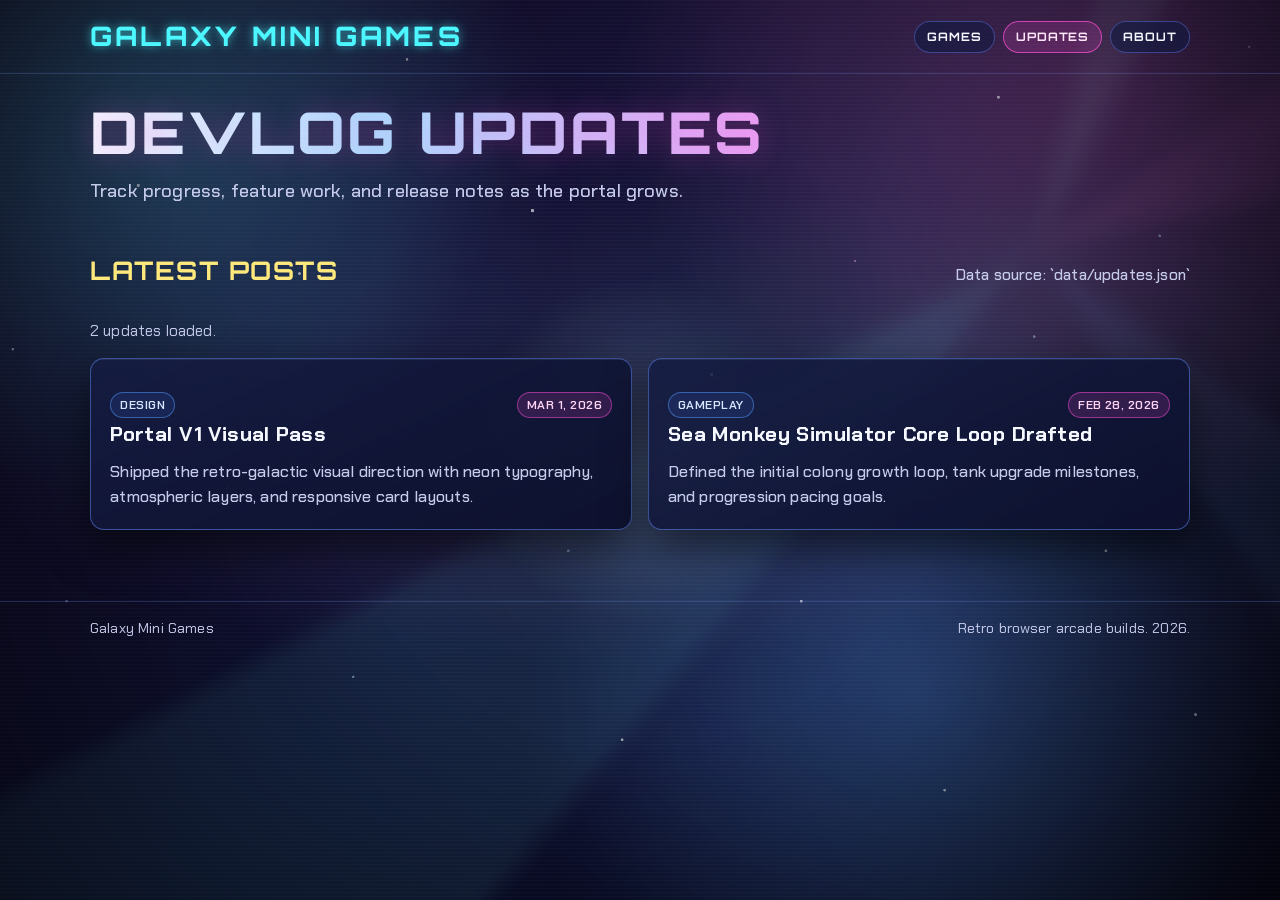
<file: updates.html>
<!DOCTYPE html>
<html lang="en">
  <head>
    <meta charset="UTF-8" />
    <meta name="viewport" content="width=device-width, initial-scale=1.0" />
    <meta
      name="description"
      content="Read the Galaxy Mini Games devlog for release notes, feature progress, and upcoming arcade drops."
    />
    <title>Galaxy Mini Games | Updates</title>
    <link rel="preconnect" href="https://fonts.googleapis.com" />
    <link rel="preconnect" href="https://fonts.gstatic.com" crossorigin />
    <link
      href="https://fonts.googleapis.com/css2?family=Chakra+Petch:wght@400;500;600;700&family=Orbitron:wght@500;700;800&display=swap"
      rel="stylesheet"
    />
    <link rel="stylesheet" href="css/styles.css" />
    <script src="js/analytics.js" defer></script>
  </head>
  <body data-page="updates">
    <div class="page-glow" aria-hidden="true"></div>
    <header class="site-header" data-site-header></header>

    <main class="page-main">
      <section class="page-intro" aria-labelledby="updates-title">
        <div class="container">
          <h1 id="updates-title">Devlog Updates</h1>
          <p>
            Track progress, feature work, and release notes as the portal grows.
          </p>
        </div>
      </section>

      <section class="updates" aria-labelledby="updates-list-title">
        <div class="container">
          <div class="section-head">
            <h2 id="updates-list-title">Latest Posts</h2>
            <p>Data source: `data/updates.json`</p>
          </div>
          <p class="status-message" data-updates-status>Loading updates...</p>
          <div class="updates-list" data-updates-list></div>
        </div>
      </section>
    </main>

    <footer class="site-footer" data-site-footer></footer>

    <script src="js/site-shell.js" defer></script>
    <script src="js/data-loader.js" defer></script>
    <script src="js/updates.js" defer></script>
  </body>
</html>
</file>
<file: alien-invasion/style.css>
@import url("https://fonts.googleapis.com/css2?family=Audiowide&family=Chakra+Petch:wght@400;500;600;700&family=Press+Start+2P&display=swap");

:root {
  --bg-1: #0a1a23;
  --bg-2: #133142;
  --panel: #0f222f;
  --ink: #e6f2ff;
  --accent: #70f090;
  --danger: #ff5f5f;
  --font-ui: "Chakra Petch", "Trebuchet MS", "Segoe UI", sans-serif;
  --font-display: "Audiowide", "Orbitron", "Bank Gothic", "Eurostile", "Trebuchet MS", sans-serif;
  --font-retro: "Press Start 2P", "Lucida Console", "Courier New", monospace;
}

* {
  box-sizing: border-box;
}

body {
  margin: 0;
  min-height: 100vh;
  font-family: var(--font-ui);
  color: var(--ink);
  background:
    radial-gradient(circle at 15% 15%, #244d62 0%, transparent 40%),
    radial-gradient(circle at 85% 10%, #1f3e4f 0%, transparent 42%),
    linear-gradient(160deg, var(--bg-2), var(--bg-1));
  display: grid;
  place-items: center;
  padding: 1rem;
}

.game-shell {
  width: min(100%, 1320px);
  background: linear-gradient(180deg, rgba(9, 26, 36, 0.88), rgba(7, 17, 24, 0.9));
  border: 2px solid #4f7589;
  border-radius: 10px;
  box-shadow: 0 22px 46px rgba(0, 0, 0, 0.45);
  overflow: hidden;
  position: relative;
}

.hud-bar,
.help-bar {
  display: flex;
  flex-wrap: wrap;
  gap: 0.75rem 1.25rem;
  padding: 0.65rem 0.9rem;
  background: rgba(9, 30, 42, 0.9);
  border-bottom: 1px solid rgba(145, 191, 214, 0.25);
}

.help-bar {
  border-bottom: 0;
  border-top: 1px solid rgba(145, 191, 214, 0.25);
  font-size: 0.9rem;
  opacity: 0.95;
}

.hud-item {
  font-family: var(--font-display);
  font-weight: 400;
  letter-spacing: 0.06em;
  text-transform: uppercase;
  text-shadow: 0 0 8px rgba(115, 214, 255, 0.22);
}

.hud-btn {
  margin-left: auto;
  border: 1px solid rgba(175, 209, 226, 0.42);
  background: linear-gradient(180deg, rgba(39, 73, 90, 0.95), rgba(20, 45, 58, 0.95));
  color: #dff0ff;
  font-family: var(--font-retro);
  font-size: 0.66rem;
  font-weight: 400;
  letter-spacing: 0.07em;
  text-transform: uppercase;
  padding: 0.46rem 0.74rem;
  border-radius: 7px;
  cursor: pointer;
  text-shadow: 0 1px 0 rgba(0, 0, 0, 0.45);
}

.hud-btn:hover:enabled {
  filter: brightness(1.08);
}

.hud-btn:disabled {
  opacity: 0.45;
  cursor: default;
}

#healthValue {
  color: var(--accent);
}

#statusValue {
  color: #9ed8ff;
}

canvas {
  display: block;
  width: 100%;
  height: auto;
  image-rendering: pixelated;
  image-rendering: crisp-edges;
  background: #1a3446;
}

.canvas-wrap {
  position: relative;
}

.mobile-controls {
  display: none;
  position: relative;
  pointer-events: none;
  min-height: 9.2rem;
  margin-top: 0.5rem;
  padding: 0.52rem 0.62rem calc(0.62rem + env(safe-area-inset-bottom));
  border-top: 1px solid rgba(145, 191, 214, 0.24);
  background: linear-gradient(180deg, rgba(10, 27, 38, 0.92), rgba(8, 22, 32, 0.95));
}

.mobile-btn {
  pointer-events: auto;
  touch-action: none;
  -webkit-user-select: none;
  user-select: none;
  border: 1px solid rgba(203, 230, 246, 0.45);
  color: #e8f8ff;
  text-transform: uppercase;
  background: linear-gradient(180deg, rgba(34, 64, 82, 0.95), rgba(17, 40, 54, 0.96));
  box-shadow: inset 0 0 0 1px rgba(140, 188, 215, 0.24), 0 6px 16px rgba(0, 0, 0, 0.36);
}

.mobile-btn.is-active,
.mobile-btn:active {
  transform: translateY(1px) scale(0.97);
  filter: brightness(1.12);
}

.mobile-stick-zone {
  position: absolute;
  left: 0.9rem;
  bottom: 0.72rem;
  width: 7.5rem;
  height: 7.5rem;
  pointer-events: auto;
  touch-action: none;
}

.mobile-stick-base {
  position: absolute;
  inset: 0;
  border-radius: 50%;
  background:
    radial-gradient(circle at 34% 30%, rgba(95, 150, 178, 0.36), rgba(25, 50, 65, 0.92) 65%),
    radial-gradient(circle at 70% 68%, rgba(23, 45, 58, 0.9), rgba(11, 22, 31, 0.95));
  border: 1px solid rgba(172, 208, 228, 0.32);
  box-shadow: inset 0 0 0 1px rgba(111, 165, 194, 0.16), 0 7px 18px rgba(0, 0, 0, 0.38);
}

.mobile-stick-knob {
  position: absolute;
  left: 50%;
  top: 50%;
  width: 2.7rem;
  height: 2.7rem;
  margin-left: -1.35rem;
  margin-top: -1.35rem;
  border-radius: 50%;
  background:
    radial-gradient(circle at 34% 28%, rgba(211, 242, 255, 0.7), rgba(63, 106, 129, 0.9) 60%),
    linear-gradient(180deg, rgba(55, 89, 109, 0.95), rgba(30, 55, 69, 0.95));
  border: 1px solid rgba(195, 225, 241, 0.42);
  box-shadow: inset 0 0 0 1px rgba(196, 231, 248, 0.22), 0 4px 11px rgba(0, 0, 0, 0.4);
  transform: translate(0, 0);
  will-change: transform;
}

.fire-btn {
  position: absolute;
  right: 1.05rem;
  bottom: 1.3rem;
  width: 4.65rem;
  height: 4.65rem;
  border-radius: 50%;
  font-family: var(--font-retro);
  font-size: 0.64rem;
  font-weight: 900;
  letter-spacing: 0.05em;
  text-shadow: 0 1px 0 rgba(0, 0, 0, 0.38);
}

.next-city-btn {
  position: absolute;
  left: 50%;
  top: 12px;
  transform: translateX(-50%) translateY(-12px);
  opacity: 0;
  pointer-events: none;
  border: 1px solid #b8e79d;
  background: linear-gradient(180deg, rgba(69, 106, 49, 0.95), rgba(44, 76, 31, 0.95));
  color: #f3ffd8;
  font-family: var(--font-retro);
  font-weight: 400;
  font-size: 0.64rem;
  text-transform: uppercase;
  padding: 0.56rem 0.9rem;
  border-radius: 8px;
  letter-spacing: 0.06em;
  box-shadow: 0 6px 20px rgba(0, 0, 0, 0.32);
  transition: opacity 0.2s ease, transform 0.2s ease;
  z-index: 5;
}

.next-city-btn.is-visible {
  opacity: 1;
  pointer-events: auto;
  transform: translateX(-50%) translateY(0);
}

.next-city-btn:hover {
  filter: brightness(1.08);
}

.help-bar {
  font-family: var(--font-ui);
  font-size: 0.96rem;
  font-weight: 500;
  letter-spacing: 0.03em;
  color: #d4e9ff;
}

.help-bar span {
  padding-right: 0.2rem;
  border-right: 1px solid rgba(145, 191, 214, 0.24);
}

.help-bar span:last-child {
  border-right: 0;
  padding-right: 0;
}

@media (max-width: 900px) {
  .hud-bar,
  .help-bar {
    font-size: 0.86rem;
    gap: 0.45rem 0.8rem;
  }
}

@media (hover: none) and (pointer: coarse) {
  body {
    padding: 0;
    overscroll-behavior: none;
    touch-action: none;
  }

  .game-shell {
    width: 100vw;
    max-width: 100vw;
    border-left: 0;
    border-right: 0;
    border-radius: 0;
  }

  .mobile-controls {
    display: block;
  }

  .help-bar {
    display: none;
  }

  .hud-bar {
    padding: 0.55rem 0.65rem;
    gap: 0.45rem 0.55rem;
  }

  .hud-item {
    font-size: 0.88rem;
  }

  .hud-btn {
    margin-left: 0;
    margin-top: 0.1rem;
  }

}
</file>
<file: infinite-runner/styles.css>
:root {
  --bg-0: #02040d;
  --bg-1: #081636;
  --panel: #051326cc;
  --line: #67d4ff;
  --accent: #ffd76b;
  --text: #eef7ff;
}

* {
  box-sizing: border-box;
}

html,
body {
  margin: 0;
  min-height: 100%;
}

body {
  font-family: "Rajdhani", "Segoe UI", sans-serif;
  color: var(--text);
  background:
    radial-gradient(1200px 600px at 80% 15%, #1f325f 0%, transparent 60%),
    radial-gradient(900px 500px at 18% 80%, #0a2f4f 0%, transparent 65%),
    linear-gradient(130deg, var(--bg-0), var(--bg-1));
  touch-action: manipulation;
}

.layout {
  width: min(1040px, calc(100vw - 24px));
  margin: 20px auto;
}

.mobile-status,
.mobile-controls {
  display: none;
}

.titlebar {
  padding: 16px 18px;
  border: 1px solid #5ebeff5a;
  border-radius: 14px;
  background: var(--panel);
  box-shadow: 0 12px 30px #00000066;
  backdrop-filter: blur(4px);
}

.titlebar-top {
  display: flex;
  align-items: center;
  justify-content: space-between;
  gap: 12px;
}

.titlebar h1 {
  margin: 0 0 8px;
  font-family: "Orbitron", "Rajdhani", sans-serif;
  font-size: clamp(1.5rem, 2.8vw, 2.3rem);
  font-weight: 800;
  letter-spacing: 0.06em;
  text-transform: uppercase;
  color: #e9f7ff;
}

.music-toggle {
  border: 1px solid #8fe8ffaa;
  border-radius: 9px;
  padding: 8px 12px;
  min-width: 108px;
  background: #08203fcc;
  color: #e9f8ff;
  font-family: "Orbitron", sans-serif;
  font-size: 0.8rem;
  font-weight: 700;
  letter-spacing: 0.04em;
  text-transform: uppercase;
  cursor: pointer;
  box-shadow: inset 0 0 16px #3bd8ff1f;
}

.music-toggle:hover {
  background: #0a2a54d9;
}

.music-toggle:active {
  transform: translateY(1px);
}

.music-toggle[aria-pressed="false"] {
  border-color: #6f95b088;
  background: #0a1526cc;
  color: #b7c7d7;
  box-shadow: inset 0 0 12px #00000055;
}

.titlebar p {
  margin: 0;
  font-size: 1.15rem;
  color: #cae6ff;
}

kbd {
  display: inline-block;
  min-width: 1.4em;
  padding: 0.07em 0.35em;
  border: 1px solid #9fe9ff99;
  border-bottom-width: 2px;
  border-radius: 5px;
  background: #081426;
  font-family: "Orbitron", sans-serif;
  font-size: 0.82em;
}

.game-shell {
  position: relative;
  margin-top: 14px;
  border: 1px solid #6dccff66;
  border-radius: 14px;
  overflow: hidden;
  box-shadow: 0 24px 42px #000f2366;
}

canvas {
  display: block;
  width: 100%;
  height: auto;
  background: #030816;
  image-rendering: pixelated;
  image-rendering: crisp-edges;
}

.hud {
  position: absolute;
  top: 10px;
  left: 10px;
  right: 10px;
  display: flex;
  justify-content: space-between;
  gap: 8px;
  flex-wrap: wrap;
  font-family: "Orbitron", sans-serif;
  font-weight: 700;
  letter-spacing: 0.03em;
  text-shadow: 0 2px 0 #00000066;
}

.hud span {
  padding: 6px 10px;
  border: 1px solid #8de2ff66;
  border-radius: 9px;
  background: #031426ad;
}

.health-meter {
  min-width: min(42vw, 290px);
}

.health-track {
  display: block;
  margin-top: 4px;
  width: 100%;
  height: 8px;
  border: 1px solid #9edbff66;
  border-radius: 999px;
  background: #051426;
  overflow: hidden;
}

#healthFill {
  display: block;
  width: 100%;
  height: 100%;
  background: linear-gradient(90deg, #ff4f5d 0%, #ffb347 45%, #86ff9f 100%);
  box-shadow: 0 0 8px #79ff9f66;
}

.pause-btn {
  border: 1px solid #8fe8ffaa;
  border-radius: 9px;
  padding: 7px 14px;
  background: #08203fcc;
  color: #e9f8ff;
  font-family: "Orbitron", sans-serif;
  font-size: 0.8rem;
  font-weight: 700;
  letter-spacing: 0.04em;
  text-transform: uppercase;
  cursor: pointer;
  box-shadow: inset 0 0 16px #3bd8ff1f;
}

.pause-btn:active {
  transform: translateY(1px);
}

.pause-btn:disabled {
  opacity: 0.55;
  cursor: not-allowed;
  border-color: #7ea8c16b;
  color: #a7bfd1;
  box-shadow: inset 0 0 10px #00000056;
}

@media (max-width: 600px) {
  .layout {
    width: calc(100vw - 14px);
    margin: 8px auto;
  }

  .titlebar {
    padding: 10px 12px;
  }

  .titlebar-top {
    align-items: flex-start;
    flex-direction: column;
    gap: 8px;
  }

  .titlebar p {
    font-size: 1rem;
  }

  .hud {
    top: 6px;
    left: 6px;
    right: 6px;
    font-size: 0.78rem;
    letter-spacing: 0.02em;
  }

  .hud span {
    padding: 4px 8px;
  }

  .health-meter {
    min-width: min(56vw, 240px);
  }

  .health-track {
    height: 7px;
    margin-top: 3px;
  }
}

@media (max-width: 900px) {
  html,
  body {
    width: 100%;
    min-height: 100%;
    overflow: hidden;
  }

  body {
    margin: 0;
    touch-action: none;
    background:
      radial-gradient(1000px 520px at 80% 10%, #1d3458 0%, transparent 62%),
      radial-gradient(860px 460px at 12% 78%, #093252 0%, transparent 65%),
      linear-gradient(165deg, #010710, #06192f 52%, #041123 100%);
  }

  .layout {
    width: 100vw;
    margin: 0;
    min-height: 100dvh;
    display: flex;
    flex-direction: column;
    overflow: hidden;
  }

  .titlebar {
    border-radius: 0;
    margin: 0;
    border-left: none;
    border-right: none;
    border-top: none;
    padding: calc(8px + env(safe-area-inset-top)) 14px 8px;
    box-shadow: none;
    background: #031426ef;
  }

  .titlebar-top {
    align-items: center;
  }

  .titlebar h1 {
    margin: 0;
    font-size: clamp(1.05rem, 4.8vw, 1.36rem);
    letter-spacing: 0.08em;
  }

  .titlebar p {
    display: none;
  }

  .music-toggle {
    padding: 6px 10px;
    min-width: 90px;
    font-size: 0.72rem;
  }

  .mobile-status {
    display: block;
    border-bottom: 1px solid #6dccff4f;
    background: linear-gradient(180deg, #051b31f0, #031426f0);
    font-family: "Orbitron", sans-serif;
    text-transform: uppercase;
    letter-spacing: 0.04em;
  }

  .mobile-stats-row,
  .mobile-mode-row {
    display: flex;
    align-items: center;
    justify-content: space-between;
    gap: 10px;
    padding: 9px 14px;
  }

  .mobile-stats-row {
    border-bottom: 1px solid #6dccff36;
    font-size: clamp(0.64rem, 2.9vw, 0.78rem);
    color: #cbeaff;
  }

  .mobile-stats-row strong {
    color: #8ff6a6;
    margin-left: 2px;
  }

  .mobile-mode-row {
    font-size: clamp(0.66rem, 3.2vw, 0.84rem);
    color: #d8eeff;
  }

  .mobile-mode-row #mobileModeValue {
    color: #8fdcff;
  }

  .pause-btn {
    min-width: 120px;
    padding: 8px 12px;
    font-size: clamp(0.66rem, 3vw, 0.8rem);
  }

  .game-shell {
    flex: 1;
    margin-top: 0;
    border-radius: 0;
    border-left: none;
    border-right: none;
    box-shadow: none;
    background: #020c18;
    display: flex;
    align-items: flex-start;
    justify-content: center;
    overflow: hidden;
  }

  canvas {
    width: 100%;
    height: auto;
    max-height: 100%;
    display: block;
  }

  .hud {
    display: none;
  }

  .mobile-controls {
    display: flex;
    align-items: center;
    justify-content: space-between;
    gap: 18px;
    padding: 14px 18px calc(14px + env(safe-area-inset-bottom));
    border-top: 1px solid #6dccff4a;
    background: linear-gradient(180deg, #021226f2, #00101df5 70%, #010b17fb);
  }

  .arrow-controls {
    display: flex;
    align-items: center;
    gap: 14px;
  }

  .arrow-btn {
    width: clamp(72px, 18.8vw, 98px);
    aspect-ratio: 1 / 1;
    border-radius: 999px;
    border: 2px solid #9fdcff90;
    background:
      radial-gradient(circle at 35% 30%, #9cd8ff57 0%, #245a7f44 45%, #10314b86 100%),
      #08283fcc;
    color: #e8f7ff;
    font-family: "Orbitron", sans-serif;
    font-size: clamp(1.34rem, 6.5vw, 1.92rem);
    font-weight: 700;
    line-height: 1;
    box-shadow:
      inset 0 0 18px #a6ddff29,
      0 8px 20px #00000056;
    touch-action: manipulation;
  }

  .arrow-btn:active {
    transform: scale(0.97);
  }

  .fire-btn {
    width: clamp(110px, 28vw, 150px);
    aspect-ratio: 1 / 1;
    border-radius: 999px;
    border: 2px solid #9fdcff90;
    background:
      radial-gradient(circle at 35% 30%, #9cd8ff57 0%, #245a7f44 45%, #10314b86 100%),
      #08283fcc;
    color: #e8f7ff;
    font-family: "Orbitron", sans-serif;
    font-size: clamp(1.06rem, 5.3vw, 1.62rem);
    font-weight: 700;
    letter-spacing: 0.08em;
    text-transform: uppercase;
    box-shadow:
      inset 0 0 18px #a6ddff29,
      0 8px 20px #00000056;
    touch-action: manipulation;
  }

  .fire-btn:active {
    transform: scale(0.97);
  }
}
</file>
<file: microcosm/style.css>
:root {
  --bg: #04111a;
  --bg-deep: #02090f;
  --panel: rgba(7, 22, 32, 0.8);
  --panel-border: rgba(156, 228, 238, 0.38);
  --text: #e4fdff;
  --muted: #9ac2cc;
  --primary: #7ce0d4;
  --primary-dark: #063038;
  --accent: #ffd699;
  --warn: #f6ecff;
  --shadow: 0 26px 55px rgba(0, 0, 0, 0.42);
}

* {
  box-sizing: border-box;
}

html,
body {
  margin: 0;
  width: 100%;
  height: 100%;
  overflow: hidden;
  overscroll-behavior: none;
  background:
    radial-gradient(circle at 14% 14%, rgba(78, 182, 201, 0.26), rgba(78, 182, 201, 0) 44%),
    radial-gradient(circle at 84% 70%, rgba(119, 153, 228, 0.22), rgba(119, 153, 228, 0) 48%),
    radial-gradient(circle at 50% 102%, rgba(69, 120, 164, 0.26), rgba(69, 120, 164, 0) 40%),
    linear-gradient(152deg, #0a1f30 0%, var(--bg) 54%, var(--bg-deep) 100%);
  color: var(--text);
  font-family: "Chivo", "Trebuchet MS", sans-serif;
}

.shell {
  position: relative;
  width: 100vw;
  height: 100vh;
  width: 100dvw;
  height: 100dvh;
  touch-action: none;
}

#game-canvas {
  width: 100%;
  height: 100%;
  display: block;
  touch-action: none;
}

.hud {
  position: absolute;
  top: calc(14px + env(safe-area-inset-top));
  left: calc(14px + env(safe-area-inset-left));
  right: calc(14px + env(safe-area-inset-right));
  display: flex;
  justify-content: space-between;
  gap: 14px;
  padding: 10px 12px;
  border-radius: 14px;
  background:
    linear-gradient(135deg, rgba(10, 32, 42, 0.84), rgba(5, 19, 29, 0.84)),
    radial-gradient(circle at 16% 20%, rgba(163, 238, 245, 0.12), rgba(163, 238, 245, 0));
  border: 1px solid var(--panel-border);
  backdrop-filter: blur(5px);
  z-index: 3;
  box-shadow: 0 14px 36px rgba(0, 0, 0, 0.3);
}

.hud__stats {
  display: flex;
  flex-wrap: wrap;
  gap: 8px 12px;
  align-items: center;
  font-size: 0.95rem;
  flex: 1 1 auto;
  min-width: 0;
}

.hud__stats span {
  color: var(--muted);
}

.hud__stats strong {
  color: var(--text);
}

.hud__combo {
  padding: 2px 8px;
  border-radius: 999px;
  background: rgba(255, 217, 137, 0.14);
  border: 1px solid rgba(255, 217, 137, 0.42);
  color: var(--accent) !important;
  box-shadow: 0 0 0 1px rgba(255, 217, 137, 0.12) inset;
}

.hud__actions {
  display: flex;
  align-items: center;
  gap: 8px;
  flex: 0 0 auto;
}

.touch-boost {
  position: absolute;
  right: calc(16px + env(safe-area-inset-right));
  bottom: calc(18px + env(safe-area-inset-bottom));
  width: 92px;
  height: 92px;
  border-radius: 999px;
  border: 2px solid rgba(186, 255, 246, 0.52);
  background:
    radial-gradient(circle at 34% 30%, rgba(199, 255, 246, 0.56), rgba(199, 255, 246, 0) 56%),
    linear-gradient(160deg, rgba(13, 79, 92, 0.72), rgba(8, 46, 59, 0.88));
  color: #d9fffc;
  font-family: "Syne", "Avenir Next", sans-serif;
  font-size: 0.9rem;
  font-weight: 800;
  letter-spacing: 0.04em;
  z-index: 4;
  box-shadow: 0 10px 30px rgba(0, 0, 0, 0.36), inset 0 0 16px rgba(140, 247, 238, 0.22);
  user-select: none;
  -webkit-user-select: none;
  touch-action: none;
}

.touch-boost--active {
  transform: scale(0.95);
  border-color: rgba(224, 255, 252, 0.95);
  background:
    radial-gradient(circle at 34% 30%, rgba(235, 255, 250, 0.72), rgba(235, 255, 250, 0) 56%),
    linear-gradient(160deg, rgba(18, 107, 120, 0.86), rgba(10, 62, 74, 0.96));
}

button,
select {
  font: inherit;
  color: var(--text);
}

button,
select {
  border-radius: 10px;
  border: 1px solid rgba(147, 225, 236, 0.4);
  background:
    linear-gradient(150deg, rgba(3, 14, 21, 0.78), rgba(9, 30, 40, 0.72)),
    radial-gradient(circle at 30% 20%, rgba(176, 241, 245, 0.08), rgba(176, 241, 245, 0));
  padding: 8px 10px;
}

button:hover,
select:hover {
  border-color: rgba(126, 227, 218, 0.9);
}

button.primary {
  background: linear-gradient(120deg, #8eeeda, #6eb8ef);
  border-color: rgba(201, 255, 248, 0.38);
  color: var(--primary-dark);
  font-weight: 700;
  box-shadow: 0 8px 20px rgba(78, 175, 186, 0.3);
}

.overlay {
  position: absolute;
  inset: 0;
  background:
    radial-gradient(circle at 50% 44%, rgba(6, 28, 42, 0.58), rgba(2, 9, 13, 0.84)),
    repeating-linear-gradient(
      -35deg,
      rgba(255, 255, 255, 0.02),
      rgba(255, 255, 255, 0.02) 2px,
      rgba(0, 0, 0, 0.04) 2px,
      rgba(0, 0, 0, 0.04) 6px
    );
  display: none;
  align-items: center;
  justify-content: center;
  z-index: 5;
  padding:
    calc(20px + env(safe-area-inset-top))
    calc(20px + env(safe-area-inset-right))
    calc(20px + env(safe-area-inset-bottom))
    calc(20px + env(safe-area-inset-left));
}

.overlay--visible {
  display: flex;
}

.overlay__card {
  width: min(640px, 100%);
  border-radius: 20px;
  border: 1px solid var(--panel-border);
  background:
    linear-gradient(176deg, rgba(10, 36, 52, 0.96), rgba(5, 18, 28, 0.95)),
    radial-gradient(circle at 18% 18%, rgba(164, 241, 247, 0.14), rgba(0, 0, 0, 0)),
    radial-gradient(circle at 82% 78%, rgba(148, 174, 238, 0.11), rgba(0, 0, 0, 0));
  box-shadow: var(--shadow);
  padding: 24px;
}

.overlay__card--narrow {
  width: min(460px, 100%);
}

.overlay h1,
.overlay h2 {
  margin: 0 0 12px;
  letter-spacing: 0.03em;
  font-family: "Syne", "Avenir Next", sans-serif;
  color: #d8fff8;
}

.overlay p,
.overlay li {
  color: var(--muted);
  line-height: 1.5;
}

.overlay ul {
  margin: 0;
  padding-left: 18px;
}

.overlay__actions {
  margin-top: 16px;
  display: flex;
  gap: 10px;
  flex-wrap: wrap;
}

.setting {
  margin-top: 10px;
  display: grid;
  gap: 8px;
}

.setting--row {
  display: flex;
  justify-content: space-between;
  align-items: center;
}

@media (max-width: 860px) {
  .hud {
    flex-direction: row;
    align-items: center;
    justify-content: flex-start;
  }

  .hud__actions {
    display: none;
  }

  .hud__actions button {
    flex: 0 0 auto;
    min-width: 0;
    padding: 6px 8px;
    font-size: 0.74rem;
  }
}

@media (max-width: 560px) {
  .hud {
    flex-direction: row;
    align-items: center;
    justify-content: space-between;
    top: calc(8px + env(safe-area-inset-top));
    left: calc(8px + env(safe-area-inset-left));
    right: calc(8px + env(safe-area-inset-right));
    padding: 6px 8px;
    gap: 8px;
  }

  .hud__stats {
    font-size: 0.76rem;
    gap: 4px 8px;
  }

  .hud__actions {
    display: none;
  }

  .hud__actions button {
    flex: 0 0 auto;
    min-width: 0;
    padding: 5px 7px;
    font-size: 0.7rem;
  }

  .overlay {
    padding:
      calc(10px + env(safe-area-inset-top))
      calc(10px + env(safe-area-inset-right))
      calc(10px + env(safe-area-inset-bottom))
      calc(10px + env(safe-area-inset-left));
  }

  .overlay__card {
    padding: 16px;
  }

  .touch-boost {
    width: 80px;
    height: 80px;
    right: calc(10px + env(safe-area-inset-right));
    bottom: calc(10px + env(safe-area-inset-bottom));
    font-size: 0.8rem;
  }
}

@media (hover: none) and (pointer: coarse) {
  .hud {
    top: calc(6px + env(safe-area-inset-top));
    left: calc(6px + env(safe-area-inset-left));
    right: calc(6px + env(safe-area-inset-right));
    padding: 5px 6px;
    gap: 6px;
    border-radius: 10px;
    backdrop-filter: blur(3px);
  }

  .hud__stats {
    font-size: 0.7rem;
    gap: 2px 6px;
  }

  .hud__combo {
    padding: 1px 6px;
  }

  .hud__actions,
  #mute-toggle,
  #settings-toggle {
    display: none;
  }

  .touch-boost {
    display: block;
  }
}
</file>
<file: css/styles.css>
:root {
  --bg-space-1: #07091a;
  --bg-space-2: #0e1233;
  --bg-space-3: #160b2b;
  --mouse-x: 50vw;
  --mouse-y: 50vh;
  --mouse-dx: 0;
  --mouse-dy: 0;
  --neon-cyan: #4df7ff;
  --neon-blue: #4b8dff;
  --neon-pink: #ff4fd8;
  --neon-yellow: #ffe87c;
  --text-main: #f6f8ff;
  --text-muted: #c6cbeb;
  --card-bg: rgba(13, 17, 46, 0.78);
  --card-border: rgba(100, 141, 255, 0.5);
  --panel-shadow: 0 18px 42px rgba(0, 0, 0, 0.55);
  --font-display: "Orbitron", "Chakra Petch", "Avenir Next", sans-serif;
  --font-body: "Chakra Petch", "Segoe UI", sans-serif;
}

* {
  box-sizing: border-box;
}

body {
  margin: 0;
  min-height: 100vh;
  font-family: var(--font-body);
  color: var(--text-main);
  letter-spacing: 0.01em;
  line-height: 1.55;
  overflow-x: hidden;
  text-rendering: optimizeLegibility;
  -webkit-font-smoothing: antialiased;
  -moz-osx-font-smoothing: grayscale;
  background:
    radial-gradient(circle at 10% 12%, rgba(77, 247, 255, 0.2), transparent 28%),
    radial-gradient(circle at 86% 8%, rgba(255, 79, 216, 0.18), transparent 34%),
    radial-gradient(circle at 72% 78%, rgba(75, 141, 255, 0.22), transparent 35%),
    linear-gradient(135deg, var(--bg-space-3) 0%, var(--bg-space-2) 48%, var(--bg-space-1) 100%);
}

body::before,
body::after {
  content: "";
  position: fixed;
  inset: 0;
  pointer-events: none;
}

body::before {
  z-index: 0;
  opacity: 0.18;
  background: repeating-linear-gradient(
    to bottom,
    rgba(255, 255, 255, 0.18) 0,
    rgba(255, 255, 255, 0.18) 1px,
    transparent 1px,
    transparent 4px
  );
}

body::after {
  z-index: 0;
  background: radial-gradient(circle at 50% 48%, transparent 40%, rgba(0, 0, 0, 0.55) 100%);
}

.page-glow {
  position: fixed;
  inset: 0;
  z-index: 0;
  pointer-events: none;
  overflow: hidden;
  opacity: 0.92;
  background:
    radial-gradient(circle at var(--mouse-x) var(--mouse-y), rgba(175, 234, 255, 0.2), transparent 22%),
    radial-gradient(circle at 13% 19%, rgba(97, 177, 255, 0.2), transparent 30%),
    radial-gradient(circle at 84% 8%, rgba(255, 107, 216, 0.15), transparent 34%),
    radial-gradient(circle at 72% 76%, rgba(89, 199, 255, 0.14), transparent 32%);
  transform: translate3d(calc(var(--mouse-dx) * 8px), calc(var(--mouse-dy) * 8px), 0);
  transition: transform 260ms ease-out;
}

.page-glow::before,
.page-glow::after {
  content: "";
  position: absolute;
  inset: -20%;
  pointer-events: none;
}

.page-glow::before {
  background-image:
    radial-gradient(circle at 4% 9%, rgba(255, 255, 255, 0.94) 0 1.3px, transparent 1.9px),
    radial-gradient(circle at 8% 24%, rgba(186, 224, 255, 0.84) 0 1.1px, transparent 1.7px),
    radial-gradient(circle at 12% 17%, rgba(255, 206, 244, 0.66) 0 1px, transparent 1.6px),
    radial-gradient(circle at 15% 42%, rgba(255, 255, 255, 0.8) 0 1px, transparent 1.6px),
    radial-gradient(circle at 18% 62%, rgba(173, 222, 255, 0.72) 0 0.9px, transparent 1.5px),
    radial-gradient(circle at 22% 29%, rgba(255, 255, 255, 0.9) 0 1.25px, transparent 1.9px),
    radial-gradient(circle at 25% 11%, rgba(200, 234, 255, 0.74) 0 0.9px, transparent 1.5px),
    radial-gradient(circle at 27% 53%, rgba(255, 194, 239, 0.62) 0 1px, transparent 1.6px),
    radial-gradient(circle at 31% 36%, rgba(255, 255, 255, 0.88) 0 1.1px, transparent 1.7px),
    radial-gradient(circle at 34% 68%, rgba(179, 222, 255, 0.74) 0 1px, transparent 1.5px),
    radial-gradient(circle at 37% 19%, rgba(255, 255, 255, 0.75) 0 1px, transparent 1.6px),
    radial-gradient(circle at 39% 47%, rgba(255, 192, 238, 0.57) 0 0.85px, transparent 1.4px),
    radial-gradient(circle at 42% 8%, rgba(194, 230, 255, 0.7) 0 0.95px, transparent 1.5px),
    radial-gradient(circle at 44% 31%, rgba(255, 255, 255, 0.92) 0 1.35px, transparent 1.95px),
    radial-gradient(circle at 46% 58%, rgba(174, 220, 255, 0.72) 0 1px, transparent 1.6px),
    radial-gradient(circle at 49% 73%, rgba(255, 255, 255, 0.84) 0 1.1px, transparent 1.7px),
    radial-gradient(circle at 52% 24%, rgba(255, 200, 241, 0.58) 0 0.95px, transparent 1.5px),
    radial-gradient(circle at 54% 44%, rgba(255, 255, 255, 0.96) 0 1.3px, transparent 1.9px),
    radial-gradient(circle at 57% 13%, rgba(193, 230, 255, 0.78) 0 0.95px, transparent 1.5px),
    radial-gradient(circle at 59% 62%, rgba(255, 255, 255, 0.85) 0 1.1px, transparent 1.7px),
    radial-gradient(circle at 62% 35%, rgba(255, 184, 234, 0.58) 0 0.9px, transparent 1.4px),
    radial-gradient(circle at 65% 52%, rgba(181, 224, 255, 0.78) 0 1px, transparent 1.5px),
    radial-gradient(circle at 67% 77%, rgba(255, 255, 255, 0.82) 0 1.05px, transparent 1.6px),
    radial-gradient(circle at 70% 22%, rgba(255, 255, 255, 0.93) 0 1.2px, transparent 1.8px),
    radial-gradient(circle at 72% 41%, rgba(185, 226, 255, 0.76) 0 1px, transparent 1.6px),
    radial-gradient(circle at 74% 13%, rgba(255, 198, 240, 0.59) 0 0.9px, transparent 1.45px),
    radial-gradient(circle at 76% 58%, rgba(255, 255, 255, 0.86) 0 1.08px, transparent 1.68px),
    radial-gradient(circle at 79% 33%, rgba(186, 227, 255, 0.8) 0 1px, transparent 1.6px),
    radial-gradient(circle at 81% 71%, rgba(255, 255, 255, 0.84) 0 1.1px, transparent 1.7px),
    radial-gradient(circle at 84% 18%, rgba(255, 192, 238, 0.6) 0 0.92px, transparent 1.5px),
    radial-gradient(circle at 86% 46%, rgba(255, 255, 255, 0.93) 0 1.25px, transparent 1.85px),
    radial-gradient(circle at 88% 63%, rgba(188, 228, 255, 0.79) 0 1px, transparent 1.6px),
    radial-gradient(circle at 90% 28%, rgba(255, 255, 255, 0.84) 0 1.05px, transparent 1.65px),
    radial-gradient(circle at 92% 54%, rgba(255, 194, 239, 0.58) 0 0.9px, transparent 1.45px),
    radial-gradient(circle at 94% 12%, rgba(255, 255, 255, 0.9) 0 1.2px, transparent 1.8px),
    radial-gradient(circle at 96% 39%, rgba(181, 226, 255, 0.77) 0 0.95px, transparent 1.5px),
    radial-gradient(circle at 97% 73%, rgba(255, 255, 255, 0.76) 0 1px, transparent 1.6px),
    radial-gradient(circle at 7% 82%, rgba(255, 255, 255, 0.72) 0 0.85px, transparent 1.4px),
    radial-gradient(circle at 21% 86%, rgba(180, 223, 255, 0.66) 0 0.9px, transparent 1.4px),
    radial-gradient(circle at 33% 91%, rgba(255, 188, 236, 0.54) 0 0.8px, transparent 1.35px),
    radial-gradient(circle at 48% 88%, rgba(255, 255, 255, 0.71) 0 0.9px, transparent 1.45px),
    radial-gradient(circle at 61% 93%, rgba(179, 221, 255, 0.68) 0 0.85px, transparent 1.4px),
    radial-gradient(circle at 73% 87%, rgba(255, 255, 255, 0.73) 0 0.9px, transparent 1.45px),
    radial-gradient(circle at 85% 92%, rgba(255, 189, 236, 0.54) 0 0.8px, transparent 1.3px),
    radial-gradient(circle at 93% 85%, rgba(255, 255, 255, 0.72) 0 0.9px, transparent 1.45px),
    radial-gradient(52% 18% at 58% 42%, rgba(173, 224, 255, 0.11), transparent 70%),
    radial-gradient(44% 15% at 44% 56%, rgba(255, 173, 232, 0.09), transparent 74%);
  background-repeat: no-repeat;
  opacity: 0.72;
  animation: star-drift 72s linear infinite;
}

.page-glow::after {
  background:
    radial-gradient(
      circle at 72% 34%,
      rgba(174, 224, 255, 0.2) 0%,
      rgba(174, 224, 255, 0.08) 15%,
      rgba(191, 124, 255, 0.08) 26%,
      transparent 58%
    ),
    conic-gradient(
      from 0deg at 72% 34%,
      transparent 0deg 14deg,
      rgba(188, 244, 255, 0.22) 14deg 28deg,
      transparent 28deg 56deg,
      rgba(255, 133, 221, 0.18) 56deg 78deg,
      transparent 78deg 126deg,
      rgba(123, 176, 255, 0.22) 126deg 146deg,
      transparent 146deg 220deg,
      rgba(124, 246, 255, 0.18) 220deg 242deg,
      transparent 242deg 360deg
    );
  filter: blur(10px) saturate(118%);
  mix-blend-mode: screen;
  opacity: 0.48;
  transform: translate(calc(var(--mouse-dx) * -14px), calc(var(--mouse-dy) * -14px));
  animation: galaxy-swirl 120s linear infinite;
}

.container {
  width: min(1100px, calc(100% - 2rem));
  margin: 0 auto;
}

.site-header,
.page-main,
.site-footer {
  position: relative;
  z-index: 1;
}

.site-header {
  border-bottom: 1px solid rgba(112, 147, 255, 0.24);
}

.header-wrap {
  padding: 1rem 0 0.95rem;
  display: flex;
  flex-wrap: wrap;
  align-items: center;
  justify-content: space-between;
  gap: 0.75rem 1rem;
}

.logo {
  margin: 0;
  display: inline-block;
  font-family: var(--font-display);
  font-size: clamp(1.15rem, 0.92rem + 0.95vw, 1.75rem);
  font-weight: 800;
  letter-spacing: 0.12em;
  text-transform: uppercase;
  color: var(--neon-cyan);
  text-shadow:
    0 0 9px rgba(77, 247, 255, 0.55),
    0 0 20px rgba(77, 247, 255, 0.2);
}

.logo-link {
  text-decoration: none;
}

.site-nav {
  display: block;
}

.nav-list {
  margin: 0;
  padding: 0;
  display: flex;
  flex-wrap: wrap;
  gap: 0.5rem;
  list-style: none;
}

.nav-link {
  display: inline-block;
  border: 1px solid rgba(93, 123, 235, 0.45);
  border-radius: 999px;
  padding: 0.36rem 0.75rem;
  font-family: var(--font-display);
  font-size: 0.73rem;
  font-weight: 700;
  letter-spacing: 0.08em;
  text-transform: uppercase;
  color: var(--text-main);
  text-decoration: none;
  background: rgba(18, 26, 65, 0.6);
  transition: border-color 140ms ease, color 140ms ease, transform 140ms ease;
}

.nav-link:hover,
.nav-link:focus-visible {
  border-color: var(--neon-cyan);
  color: var(--neon-cyan);
  transform: translateY(-1px);
}

.nav-link.is-active {
  border-color: rgba(255, 79, 216, 0.7);
  color: #ffe6fa;
  background: rgba(255, 79, 216, 0.16);
}

.nav-link:focus-visible,
.text-link:focus-visible,
.play-button:focus-visible {
  outline: 2px solid var(--neon-cyan);
  outline-offset: 3px;
}

.page-main {
  padding-bottom: 2rem;
}

.hero {
  padding: 2.2rem 0 1rem;
}

.hero h1,
.page-intro h1 {
  margin: 0;
  max-width: 17ch;
  font-family: var(--font-display);
  font-weight: 800;
  font-size: clamp(2rem, 1.2rem + 3vw, 4rem);
  letter-spacing: 0.05em;
  line-height: 1.02;
  text-transform: uppercase;
  background: linear-gradient(90deg, #f3f7ff 0%, #a8e0ff 35%, #ff8cf0 100%);
  -webkit-background-clip: text;
  background-clip: text;
  color: transparent;
  text-shadow: 0 0 28px rgba(255, 79, 216, 0.28);
}

.hero p,
.page-intro p {
  margin: 0.95rem 0 0;
  max-width: 58ch;
  font-size: clamp(1rem, 0.95rem + 0.35vw, 1.15rem);
  font-weight: 500;
  line-height: 1.62;
  color: var(--text-muted);
}

.page-intro {
  padding: 1.8rem 0 1rem;
}

.hero-actions {
  margin-top: 1.15rem;
  display: flex;
  flex-wrap: wrap;
  gap: 0.7rem;
}

.featured,
.games,
.updates,
.about {
  padding: 1.8rem 0 2.4rem;
}

.page-main--player .player-stage {
  padding: 0.8rem 0 2.2rem;
}

.page-main--player .status-message {
  margin-bottom: 0.65rem;
}

h2 {
  margin: 0 0 0.9rem;
  font-family: var(--font-display);
  font-weight: 700;
  font-size: clamp(1.2rem, 1rem + 0.8vw, 1.6rem);
  letter-spacing: 0.06em;
  text-transform: uppercase;
  color: var(--neon-yellow);
}

h3 {
  margin: 0;
  font-family: var(--font-body);
  font-weight: 700;
  font-size: 1.3rem;
  letter-spacing: 0.02em;
}

.section-head {
  display: flex;
  flex-wrap: wrap;
  justify-content: space-between;
  align-items: baseline;
  gap: 0.5rem 1rem;
  margin-bottom: 0.9rem;
}

.section-head p {
  margin: 0;
  font-size: 0.98rem;
  font-weight: 500;
  color: var(--text-muted);
}

.status-message {
  margin: 0 0 0.9rem;
  color: var(--text-muted);
  font-size: 0.95rem;
}

.status-message.is-error {
  color: #ffd7ec;
}

.game-card,
.about-card {
  position: relative;
  border: 1px solid var(--card-border);
  border-radius: 14px;
  background:
    linear-gradient(155deg, rgba(32, 44, 96, 0.35), rgba(13, 17, 46, 0.95)),
    var(--card-bg);
  box-shadow: var(--panel-shadow);
  overflow: hidden;
}

.game-card::after,
.about-card::after {
  content: "";
  position: absolute;
  inset: 0;
  pointer-events: none;
  border-top: 1px solid rgba(255, 255, 255, 0.12);
  opacity: 0.65;
}

.game-card p,
.about-card p {
  margin: 0.55rem 0 0;
  font-weight: 500;
  font-size: 1rem;
  line-height: 1.6;
  color: var(--text-muted);
}

.game-thumb {
  width: 100%;
  aspect-ratio: 16 / 9;
  border: 1px solid rgba(84, 157, 255, 0.45);
  border-radius: 10px;
  object-fit: cover;
  display: block;
  margin-bottom: 0.8rem;
  background: #02050f;
}

.game-thumb-link {
  display: block;
  text-decoration: none;
}

.game-mobile-feed-link {
  display: none;
  text-decoration: none;
}

.game-mobile-feed-title {
  display: block;
  margin-top: 0.55rem;
  font-family: var(--font-body);
  font-size: 1.15rem;
  font-weight: 700;
  letter-spacing: 0.02em;
  color: var(--text-main);
}

.game-thumb--placeholder {
  background:
    radial-gradient(circle at 22% 25%, rgba(77, 247, 255, 0.22), transparent 45%),
    radial-gradient(circle at 74% 70%, rgba(255, 79, 216, 0.2), transparent 50%),
    linear-gradient(150deg, rgba(15, 24, 70, 0.94), rgba(7, 12, 34, 0.98));
}

.game-thumb--profile {
  max-width: 840px;
}

.game-card-featured,
.game-profile,
.game-card-listing,
.update-card,
.about-card {
  padding: 1.2rem;
}

.game-card-featured {
  border-color: rgba(77, 247, 255, 0.48);
}

.game-card-featured::before {
  content: "Featured Drop";
  position: absolute;
  top: 1rem;
  left: 1.2rem;
  z-index: 1;
  border: 1px solid rgba(255, 79, 216, 0.6);
  border-radius: 999px;
  padding: 0.2rem 0.62rem;
  font-family: var(--font-display);
  font-size: 0.72rem;
  font-weight: 700;
  text-transform: uppercase;
  letter-spacing: 0.08em;
  color: #ffd4f6;
  background: rgba(255, 79, 216, 0.14);
}

.game-card__content {
  max-width: 68ch;
}

.game-card-featured .game-card__content {
  padding-top: 2.35rem;
}

.featured-split {
  display: grid;
  gap: 1rem;
}

.featured-split .game-card__content {
  max-width: none;
}

.featured-media {
  align-self: center;
  display: flex;
  justify-content: center;
  width: 100%;
}

.game-thumb--featured {
  width: min(92%, 560px);
  margin: 0;
  object-position: center;
}

.game-tagline {
  color: #e3e8ff;
}

.game-card__meta,
.meta-row {
  margin-top: 0.9rem;
  display: flex;
  flex-wrap: wrap;
  gap: 0.45rem;
}

.meta-row {
  justify-content: space-between;
  align-items: center;
}

.meta-pill,
.update-date {
  display: inline-flex;
  align-items: center;
  border: 1px solid rgba(84, 157, 255, 0.5);
  border-radius: 999px;
  padding: 0.15rem 0.56rem;
  font-size: 0.76rem;
  font-weight: 600;
  letter-spacing: 0.04em;
  text-transform: uppercase;
  color: #d7e7ff;
  background: rgba(40, 68, 144, 0.3);
}

.update-date {
  border-color: rgba(255, 79, 216, 0.5);
  color: #ffd5f4;
  background: rgba(255, 79, 216, 0.14);
}

.game-card__actions {
  margin-top: 1rem;
  display: flex;
  flex-wrap: wrap;
  gap: 0.55rem;
}

.play-button,
.text-link {
  display: inline-block;
  border-radius: 9px;
  font-family: var(--font-display);
  font-weight: 800;
  letter-spacing: 0.04em;
  text-transform: uppercase;
  text-decoration: none;
  transition: transform 140ms ease, filter 140ms ease, box-shadow 140ms ease;
}

button.text-link {
  cursor: pointer;
}

.play-button {
  border: 1px solid rgba(5, 14, 36, 0.85);
  padding: 0.62rem 1.05rem;
  font-size: 0.85rem;
  color: #081325;
  background: linear-gradient(140deg, var(--neon-yellow), #ffb56f 55%, #ff8cf0 100%);
  box-shadow: 0 4px 0 rgba(0, 0, 0, 0.35);
}

.play-button:hover,
.play-button:focus-visible {
  transform: translateY(-2px);
  filter: brightness(1.04);
  box-shadow: 0 8px 20px rgba(255, 140, 240, 0.35);
}

.text-link {
  border: 1px solid rgba(77, 247, 255, 0.5);
  padding: 0.48rem 0.8rem;
  font-size: 0.75rem;
  color: var(--neon-cyan);
  background: rgba(11, 33, 56, 0.45);
}

.text-link:hover,
.text-link:focus-visible {
  transform: translateY(-1px);
  color: #b8fbff;
  border-color: #93feff;
}

.games-grid {
  display: grid;
  grid-template-columns: repeat(4, minmax(0, 1fr));
  gap: 0.95rem;
}

.games-grid--wide {
  grid-template-columns: repeat(3, minmax(0, 1fr));
}

.updates-list,
.about-grid {
  display: grid;
  grid-template-columns: repeat(2, minmax(0, 1fr));
  gap: 0.95rem;
}

.player-shell {
  border: 1px solid rgba(100, 141, 255, 0.55);
  border-radius: 14px;
  padding: 0.85rem;
  background:
    linear-gradient(155deg, rgba(32, 44, 96, 0.35), rgba(13, 17, 46, 0.95)),
    rgba(13, 17, 46, 0.78);
  box-shadow: var(--panel-shadow);
}

.player-controls {
  display: flex;
  flex-wrap: wrap;
  gap: 0.55rem;
  margin-bottom: 0.75rem;
}

.player-frame-wrap {
  width: 100%;
  aspect-ratio: 16 / 9;
  border: 1px solid rgba(84, 157, 255, 0.5);
  border-radius: 12px;
  overflow: hidden;
  background: #02050f;
}

.player-frame {
  width: 100%;
  height: 100%;
  border: 0;
  display: block;
}

.player-shell:fullscreen {
  width: 100vw;
  height: 100dvh;
  padding: max(0.65rem, env(safe-area-inset-top))
    max(0.65rem, env(safe-area-inset-right))
    max(0.65rem, env(safe-area-inset-bottom))
    max(0.65rem, env(safe-area-inset-left));
  display: flex;
  flex-direction: column;
  gap: 0.55rem;
}

.player-shell:fullscreen .player-controls {
  margin-bottom: 0;
}

.player-shell:fullscreen .player-frame-wrap {
  flex: 1;
  min-height: 0;
  height: 100%;
  aspect-ratio: auto;
}

@supports selector(:-webkit-full-screen) {
  .player-shell:-webkit-full-screen {
    width: 100vw;
    height: 100dvh;
    padding: max(0.65rem, env(safe-area-inset-top))
      max(0.65rem, env(safe-area-inset-right))
      max(0.65rem, env(safe-area-inset-bottom))
      max(0.65rem, env(safe-area-inset-left));
    display: flex;
    flex-direction: column;
    gap: 0.55rem;
  }

  .player-shell:-webkit-full-screen .player-controls {
    margin-bottom: 0;
  }

  .player-shell:-webkit-full-screen .player-frame-wrap {
    flex: 1;
    min-height: 0;
    height: 100%;
    aspect-ratio: auto;
  }
}

.site-footer {
  border-top: 1px solid rgba(112, 147, 255, 0.24);
}

.footer-wrap {
  padding: 0.95rem 0 1.15rem;
  display: flex;
  flex-wrap: wrap;
  align-items: center;
  justify-content: space-between;
  gap: 0.4rem 1rem;
}

.footer-wrap p {
  margin: 0;
  font-size: 0.9rem;
  color: var(--text-muted);
}

.footer-copy {
  text-align: right;
}

@keyframes star-drift {
  0% {
    transform: translate3d(0, 0, 0);
  }

  50% {
    transform: translate3d(-18px, 14px, 0);
  }

  100% {
    transform: translate3d(-36px, 28px, 0);
  }
}

@keyframes galaxy-swirl {
  0% {
    background-position: 0 0, 0 0;
  }

  50% {
    background-position: -22px 16px, 50px -34px;
  }

  100% {
    background-position: 0 0, 100px -68px;
  }
}

@media (max-width: 980px) {
  .games-grid,
  .games-grid--wide {
    grid-template-columns: repeat(2, minmax(0, 1fr));
  }

  .updates-list,
  .about-grid {
    grid-template-columns: 1fr;
  }
}

@media (min-width: 981px) {
  .featured-split {
    grid-template-columns: minmax(0, 1fr) minmax(320px, 42%);
    align-items: center;
    gap: 1.8rem;
  }

  .featured-media {
    justify-self: end;
    justify-content: flex-end;
  }

  .featured-media .game-thumb {
    min-height: 0;
  }
}

@media (max-width: 720px) {
  .header-wrap {
    justify-content: center;
  }

  .site-nav {
    width: 100%;
  }

  .nav-list {
    justify-content: center;
  }
}

@media (max-width: 560px) {
  .hero,
  .page-intro {
    padding-top: 1.2rem;
  }

  .games-grid,
  .games-grid--wide {
    grid-template-columns: 1fr;
  }

  .logo {
    letter-spacing: 0.09em;
  }

  .hero h1,
  .page-intro h1 {
    letter-spacing: 0.04em;
    line-height: 1.05;
  }

  .game-card-featured,
  .game-profile,
  .game-card-listing,
  .update-card,
  .about-card {
    padding: 1rem;
  }

  .game-card-featured::before {
    top: 0.82rem;
    left: 1rem;
  }

  .game-card-featured .game-card__content {
    padding-top: 2.1rem;
  }

  .game-card-listing {
    padding: 0.8rem;
  }

  .game-card-listing .game-thumb-link,
  .game-card-listing > h3,
  .game-card-listing > p,
  .game-card-listing .game-card__meta,
  .game-card-listing .game-card__actions {
    display: none;
  }

  .game-card-listing .game-mobile-feed-link {
    display: block;
  }

  .game-card-listing .game-thumb--mobile-feed {
    margin-bottom: 0;
  }

  .game-card-listing .game-mobile-feed-title {
    margin-top: 0.5rem;
    font-size: 1.1rem;
    line-height: 1.25;
  }

  .footer-copy {
    text-align: left;
  }

  .player-shell {
    padding: 0.55rem;
  }

  .player-controls {
    gap: 0.42rem;
    margin-bottom: 0.55rem;
  }

  .player-controls .play-button,
  .player-controls .text-link {
    padding: 0.38rem 0.58rem;
    font-size: 0.66rem;
    letter-spacing: 0.02em;
    border-radius: 8px;
  }
}

@media (max-width: 900px) and (orientation: portrait) {
  .player-frame-wrap {
    aspect-ratio: 9 / 16;
    max-height: 78dvh;
  }
}

@media (prefers-reduced-motion: reduce) {
  .page-glow,
  .page-glow::before,
  .page-glow::after,
  .play-button,
  .text-link,
  .nav-link {
    animation: none;
    transition: none;
  }
}
</file>
